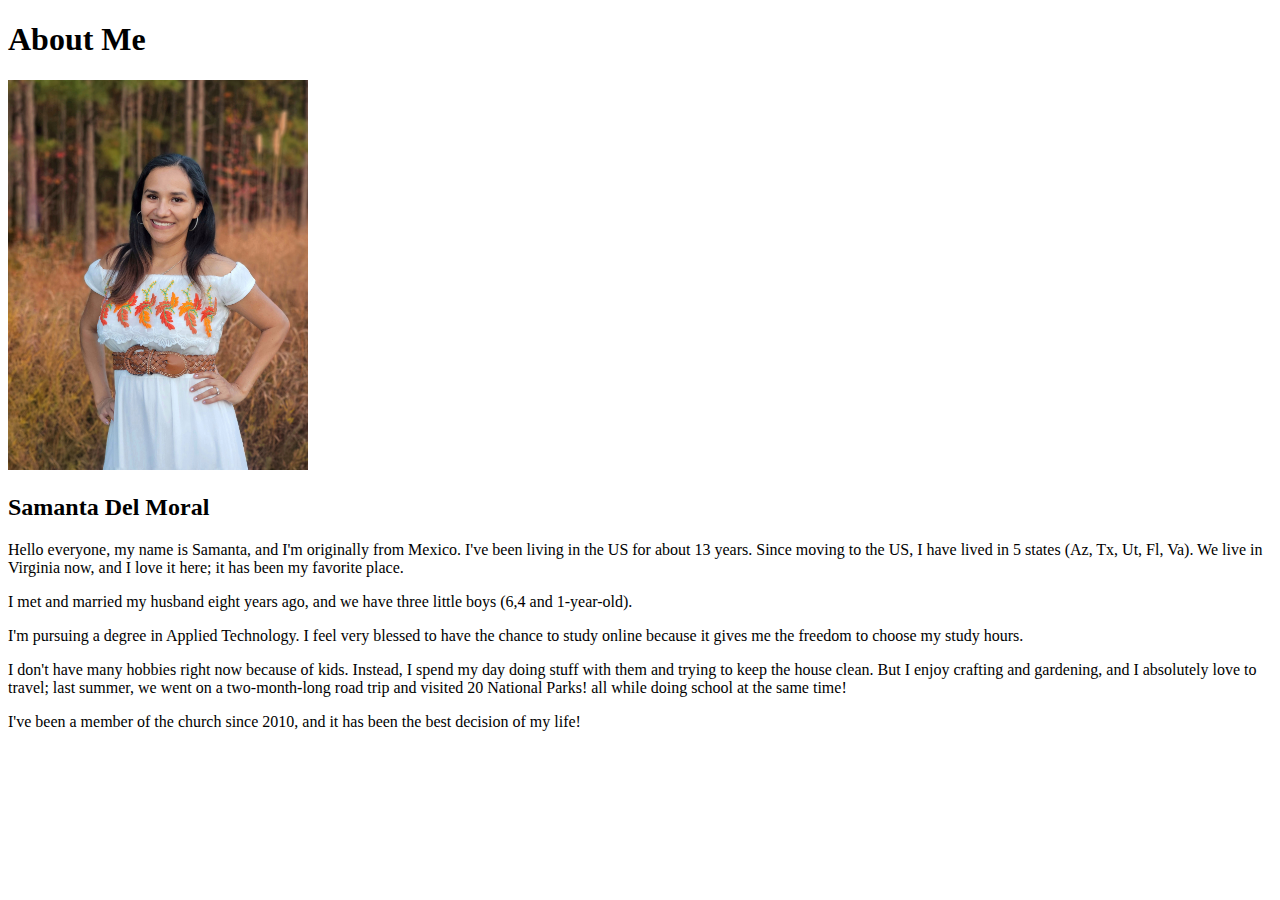
<file: aboutme/index.html>
<!DOCTYPE html>
<html lang="en">
<head>
    <meta charset="UTF-8">
    <meta http-equiv="X-UA-Compatible" content="IE=edge">
    <meta name="viewport" content="width=device-width, initial-scale=1.0">
    <title>Document</title>
</head>
<body>
    <h1>About Me</h1>
    <img alt="picture of me" src="images/samanta.jpeg" width="300" height="390" >
    <h2>Samanta Del Moral</h2>
    <p>Hello everyone, my name is Samanta, and I'm originally from Mexico. I've been living in the US for about 13 years. Since moving to the US, I have lived in 5 states (Az, Tx, Ut, Fl, Va). We live in Virginia now, and I love it here; it has been my favorite place. </p>
        <p>I met and married my husband eight years ago, and we have three little boys (6,4 and 1-year-old).</p>
       <p> I'm pursuing a degree in Applied Technology. I feel very blessed to have the chance to study online because it gives me the freedom to choose my study hours.  </p>
      <p>  I don't have many hobbies right now because of kids. Instead, I spend my day doing stuff with them and trying to keep the house clean. But I enjoy crafting and gardening, and I absolutely love to travel; last summer, we went on a two-month-long road trip and visited 20 National Parks! all while doing school at the same time!</p> 
       <p> I've been a member of the church since 2010, and it has been the best decision of my life! </p>
       
</body>
</html>
</file>
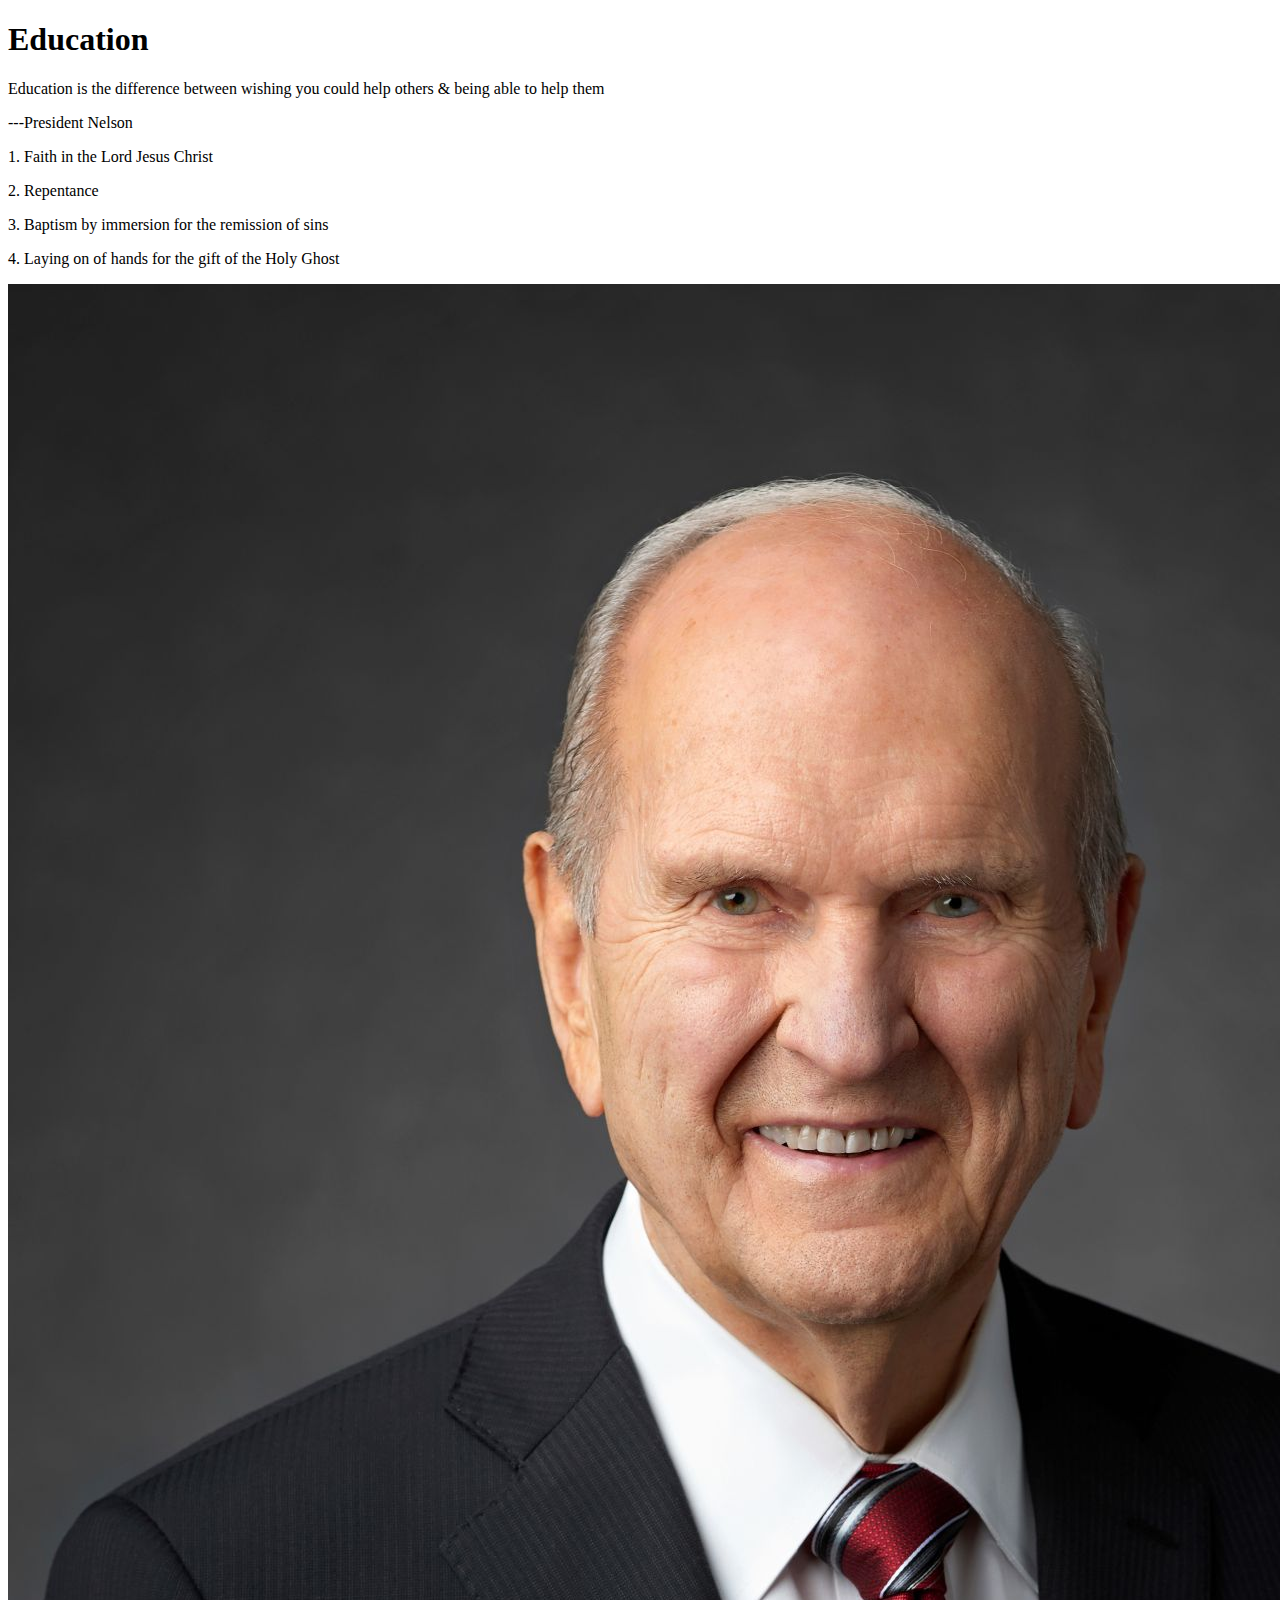
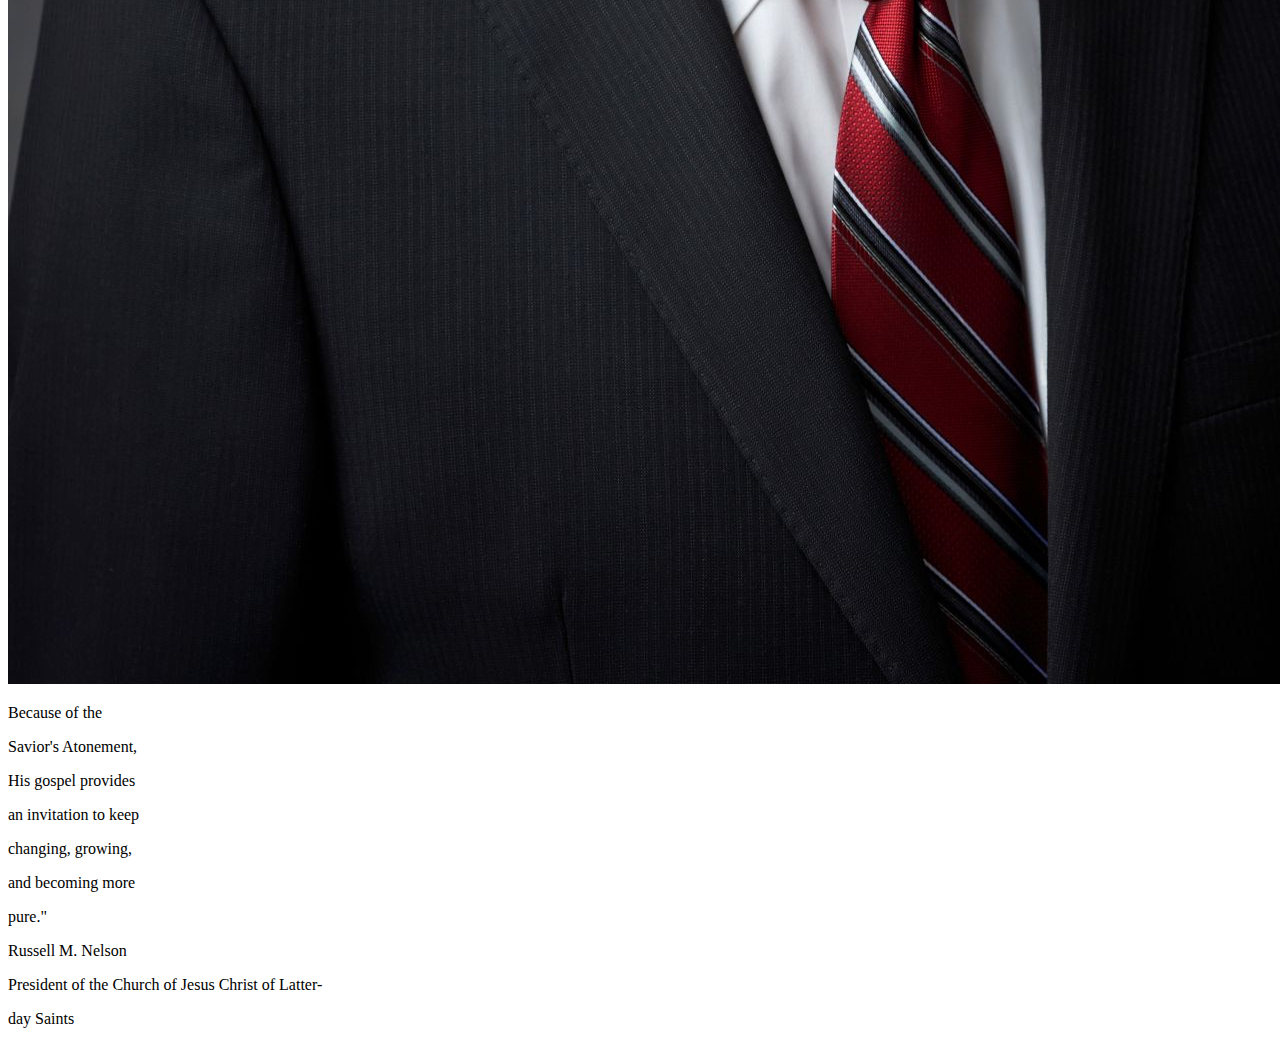
<file: challenge/index.html>
<!DOCTYPE html>
<html lang="en">
<head>
    <meta charset="UTF-8">
    <meta http-equiv="X-UA-Compatible" content="IE=edge">
    <meta name="viewport" content="width=device-width, initial-scale=1.0">
    <title>Document</title>
</head>
<body>
    <header>
        <h1>Education</h1>
    </header>
        
        <p>Education is the difference between wishing you could help others & being able to help them</p>
        <p>---President Nelson</p>

        <p>1. Faith in the Lord Jesus Christ </p>

        <p>2. Repentance</p>
            
        <p>3. Baptism by immersion for the remission of sins</p>
            
        <p>4. Laying on of hands for the gift of the Holy Ghost</p>
    <section class="prophet">
        <img class="prophet" src="images/russell_nelson_official_portrait_2018.jpeg" alt="Russel M. Nelson">
    </section>

        <p>Because of the</p>
        <p>Savior's Atonement,</p>
        <p>His gospel provides</p>
        <p>an invitation to keep</p>
        <p>changing, growing,</p>
        <p>and becoming more</p>
        <p>pure."</p>

        <p>Russell M. Nelson</p>
        <p>President of the Church of Jesus Christ of Latter-</p>
        <p>day Saints</p>
    </header>
</body>
</html>
</file>
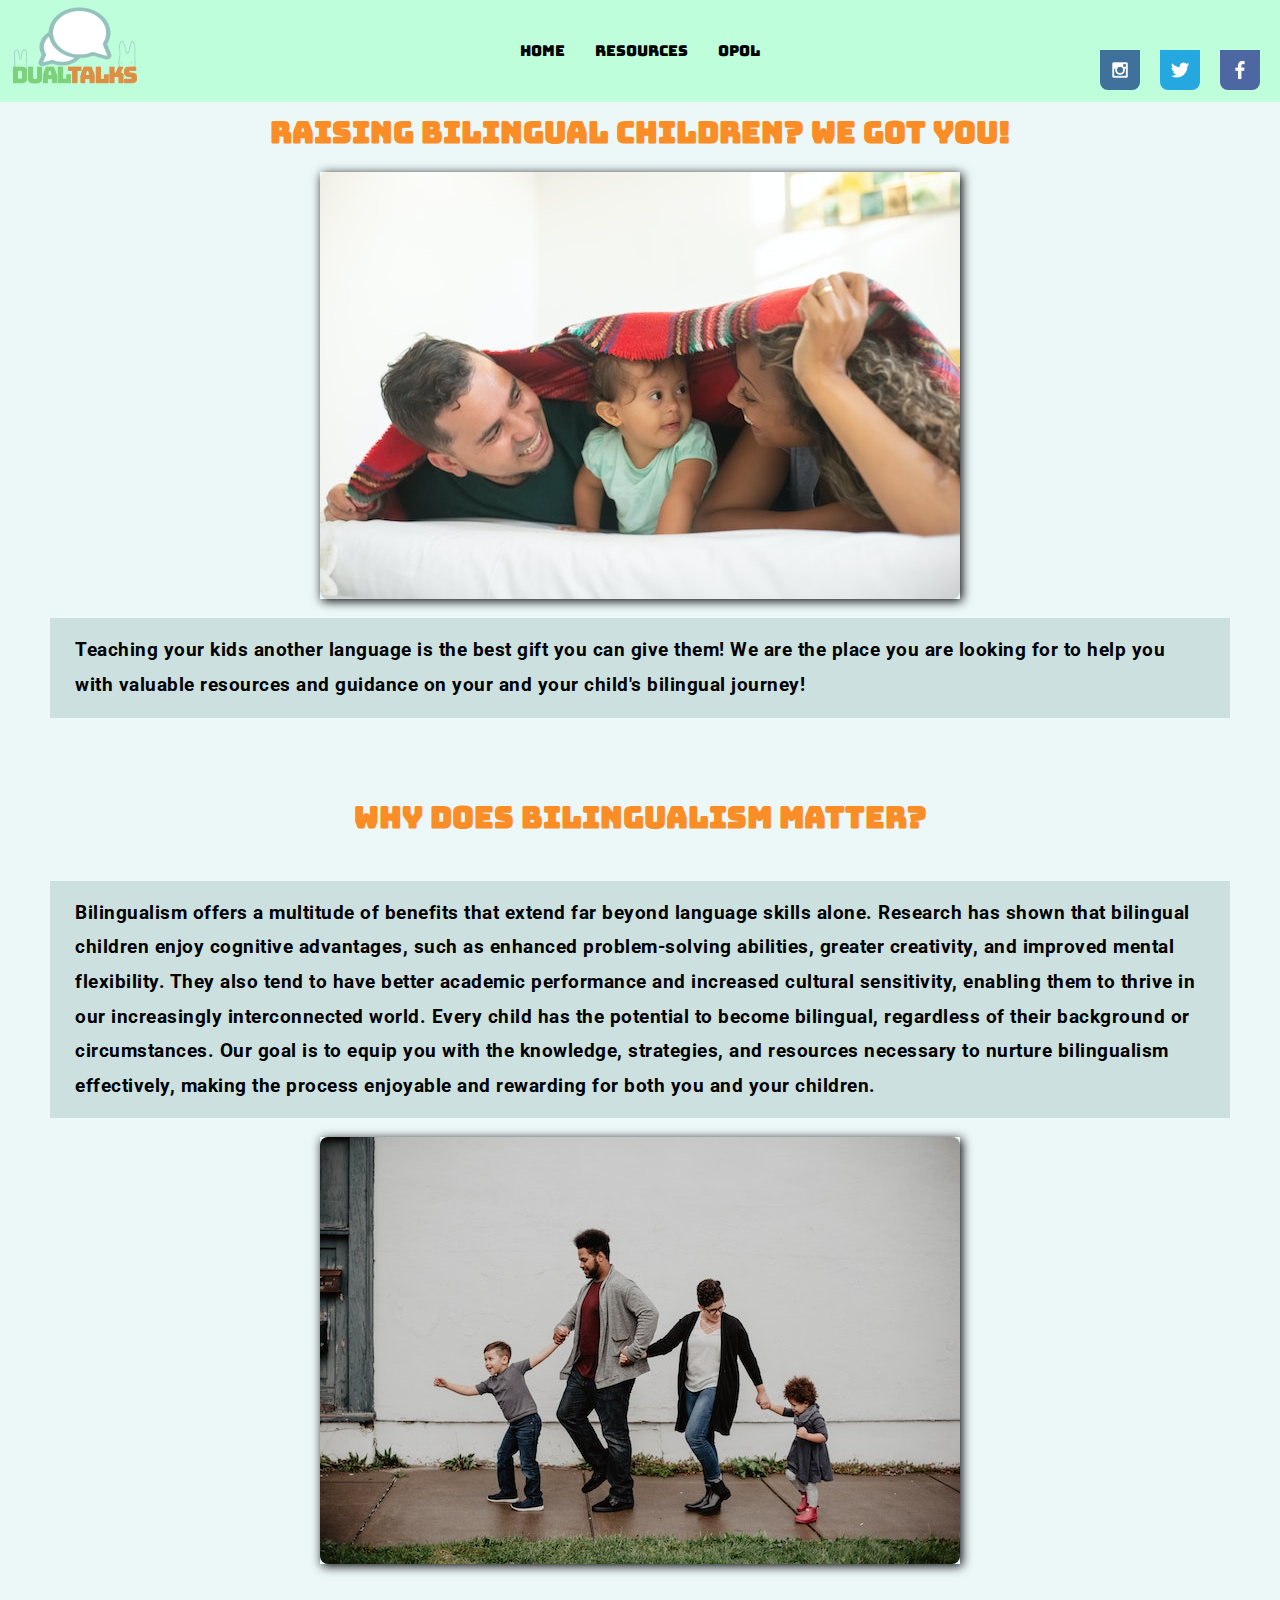
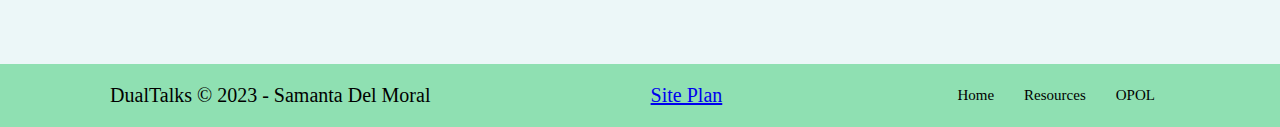
<file: opol/index.html>
<!DOCTYPE html>
<html lang="en">
<head>
    <meta charset="UTF-8">
    <meta name="viewport" content="width=device-width, initial-scale=1.0">
    <title>DualTalks | Home</title>
    <link rel="stylesheet" href="styles/style.css">
</head>
<body>
    <div id="content">
        <header>
            <a id="logo_link" href="index.html">
                <img class="logo" src="images/dualtalkslogo.png" alt="DualTalks Logo">
            </a>
            <nav>
                <a href="index.html">Home</a>
                <a href="resources.html">Resources</a>
                <a href="opol.html">OPOL</a>
            </nav>
            <div class="social">
                <a href="https://facebook.com" target="_blank">
                    <img src="images/facebook.png" alt="fb icon">
                </a>
                <a href="https://twitter.com" target="_blank">
                    <img src="images/twitter.png" alt="twitter icon">
                </a>
                <a href="https://instagram.com" target="_blank">
                    <img src="images/instagram.png" alt="instagram icon">
                </a>
            </div>
        </header>

    <main class="home-grid">
        <div class="home-photo">
            <img class="family-photo" src="images/famunderblanket.jpg" alt="family under blancket">
        </div>
        <section class="title">
            <h1>Raising Bilingual Children? We got you!</h1>
        </section> 
        <div class="msg">   
            <p><b>Teaching your kids another language is the best gift you can give them! We are the place you are looking for to help you with valuable resources and guidance on your and your child's bilingual journey!</b> </p>
        </div>    
        <section class="title2">    
            <h2>Why does Bilingualism matter?</h2>
        </section> 
        <div class="msg2">   
            <p><b>Bilingualism offers a multitude of benefits that extend far beyond language skills alone. Research has shown that bilingual children enjoy cognitive advantages, such as enhanced problem-solving abilities, greater creativity, and improved mental flexibility. They also tend to have better academic performance and increased cultural sensitivity, enabling them to thrive in our increasingly interconnected world.
            Every child has the potential to become bilingual, regardless of their background or circumstances. Our goal is to equip you with the knowledge, strategies, and resources necessary to nurture bilingualism effectively, making the process enjoyable and rewarding for both you and your children.</b></p>
            </div>
        <div class="home-photo2">
            <img class="family-photo" src="images/family.jpg" alt="family">
        </div>
    </main>


        <footer>
            <p>DualTalks &copy; 2023 - Samanta Del Moral</p>
            <p><a href="site-plan.html">Site Plan</a></p>
            <nav>
                <a href="index.html">Home</a>
                <a href="resources.html">Resources</a>
                <a href="opol.html">OPOL</a>
            </nav>  
        </footer> 

    </div>
</body>
</html>
</file>
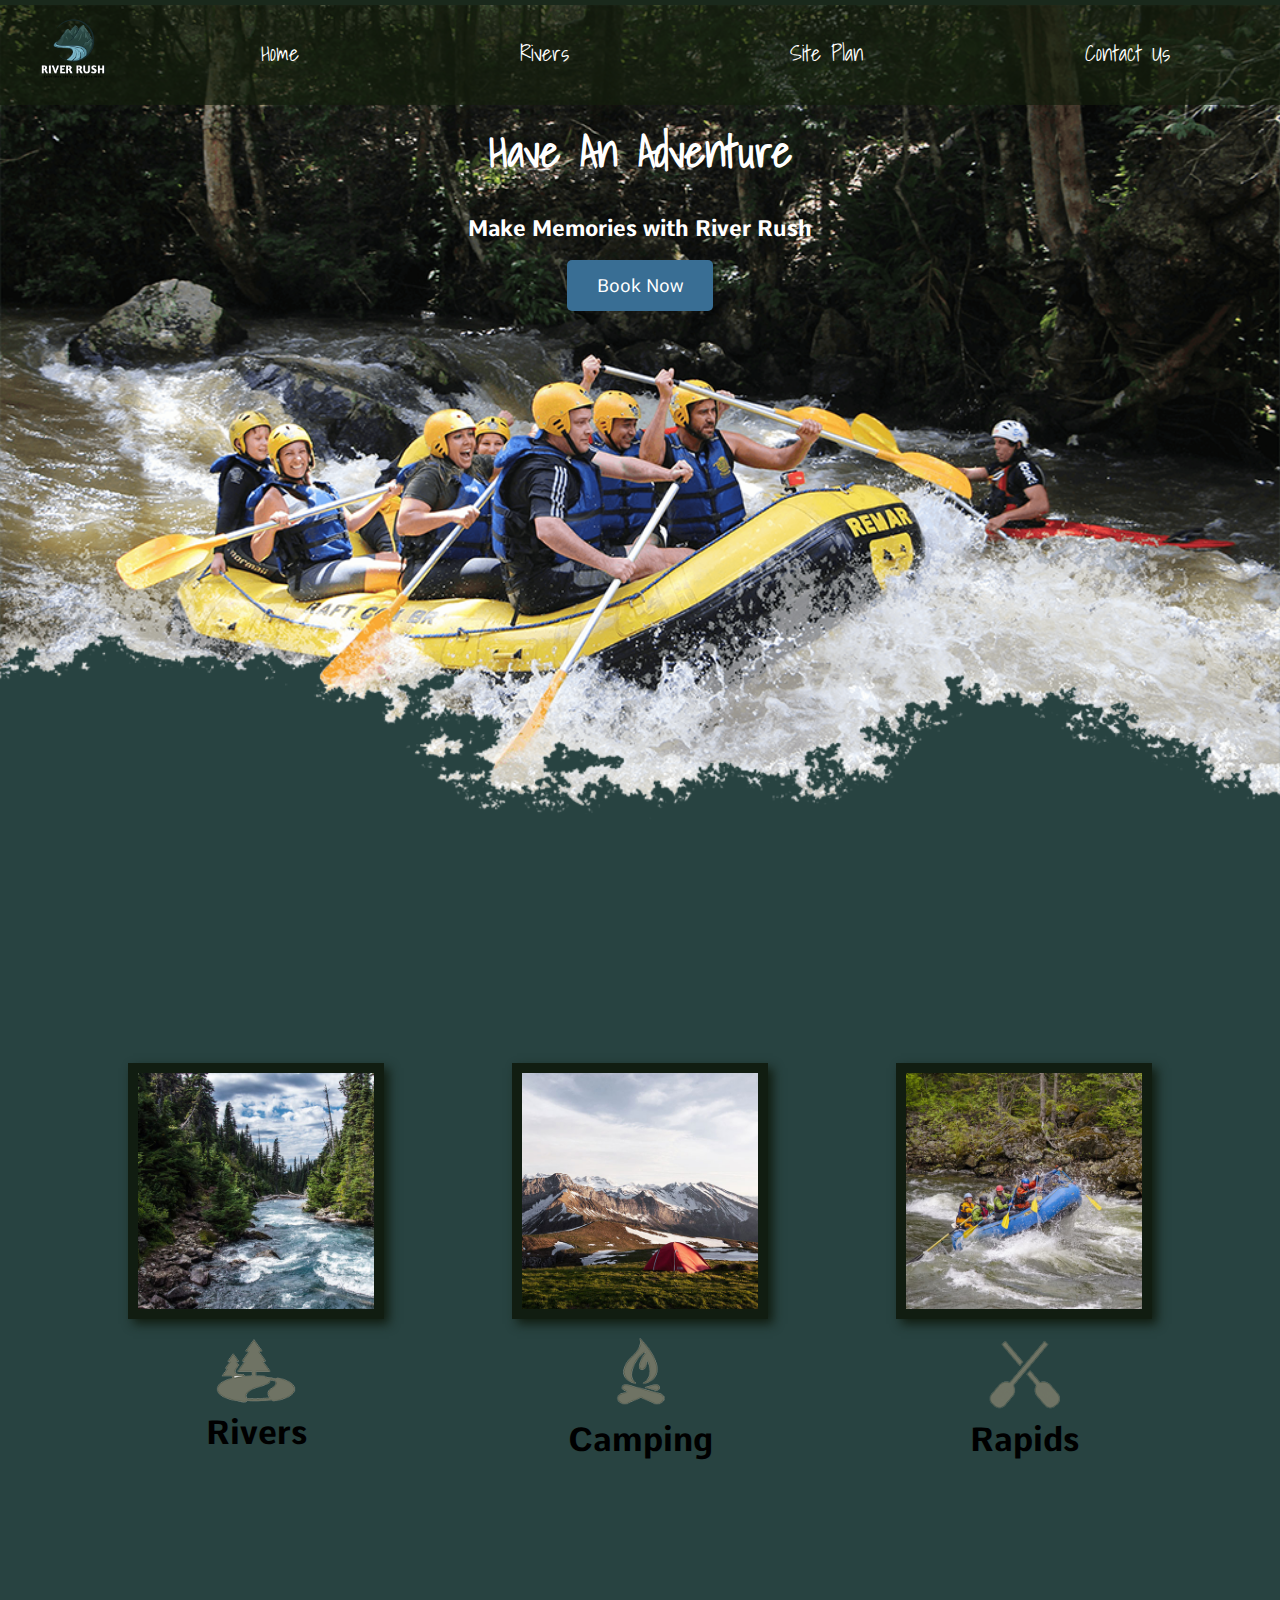
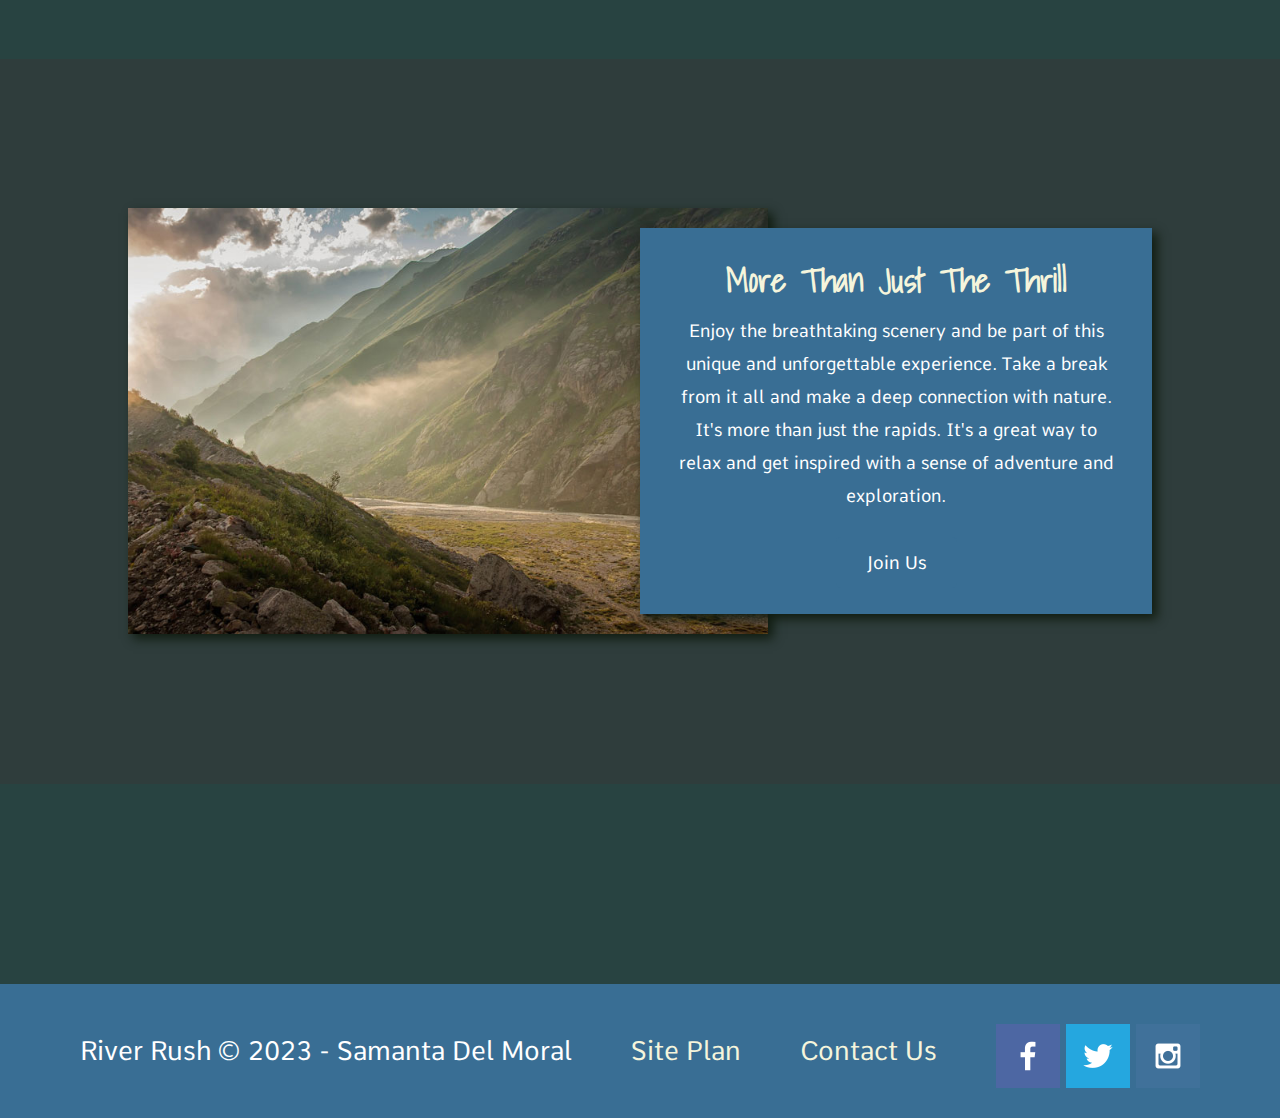
<file: wwr/index.html>
<!DOCTYPE html>
<html lang="en">
<head>
    <meta charset="UTF-8">
    <meta http-equiv="X-UA-Compatible" content="IE=edge">
    <meta name="viewport" content="width=device-width, initial-scale=1.0">
    <title>Whitewater Rafting | River Rush | Home</title>
    <link rel="stylesheet" href="styles/style.css">
</head>
<body>
    <div id="content">
        <header>
             <a id="logo_link" href="index.html">
                 <img class="logo" src="images/riverrushlogopng.png" alt="River Rush Logo">
             </a>
             <nav>
                <a href="index.html">Home</a>
                <a href="rivers.html">Rivers</a>
                <a href="site-plan-rafting.html">Site Plan</a>
                <a href="contactus.html">Contact Us</a>
             </nav>
                 
        </header>
    <div id="hero">
        <div id="hero-box">
            <img id="hero-img" src="images/hero.png" alt="People enjoying white water rafting">        
        </div>
        <section id="hero-msg">
            <h1 class="home-title">Have An Adventure</h1>
            <h4>Make Memories with River Rush</h4>
            <div class="button-box">
                <a class="book" href="contactus.html">Book Now</a>
            </div>
        </section>
    </div>
    <main class="home-grid">
        <section class="rivers-card">
            <img class="card-img" src="images/rivers.jpg" alt="river in forest">
            <img class="icon" src="images/river_icon.png" alt="river icon">
            <h2>Rivers</h2>

        </section>
        <section class="camping-card">
            <img class="card-img" src="images/camping.jpg" alt="tent in mountains">
            <img class="icon" src="images/fire_icon.png" alt="fire icon">
            <h2>Camping</h2>
        </section>
        <section class="rapids-card">
            <img class="card-img" src="images/rapids.jpg" alt="rafting boat">
            <img class="icon" src="images/oars.png" alt="oars icon">
            <h2>Rapids</h2>
        </section>
        <div id="background"></div>
        <img class="mountains" src="images/mountains.jpg" alt="Misty mountains">
        <section class="msg">
            <h2>More Than Just The Thrill</h2>
            <p>Enjoy the breathtaking scenery and be part of this unique and unforgettable experience. Take a break from it all and make a deep connection with nature. It's more than just the rapids. It's a great way to relax and get inspired with a sense of adventure and exploration.</p>
            <a class="join" href="rivers.html">Join Us</a>
        </section>
    </main>
        <footer>
            <p>River Rush &copy; 2023 - Samanta Del Moral</p>
            <p><a href="site-plan-rafting.html">Site Plan</a></p>
            <p><a href="contactus.html">Contact Us</a></p>
            <div class="social">
            <a href="https://facebook.com" target="_blank">
                <img src="images/facebook.png" alt="fb icon">
            </a>
            <a href="https://twitter.com" target="_blank">
                <img src="images/twitter.png" alt="twitter icon">
            </a>
            <a href="https://instagram.com" target="_blank">
                <img src="images/instagram.png" alt="instagram icon">
            </a>
        </div>
        </footer>
    </div>

    
</body>
</html>
</file>
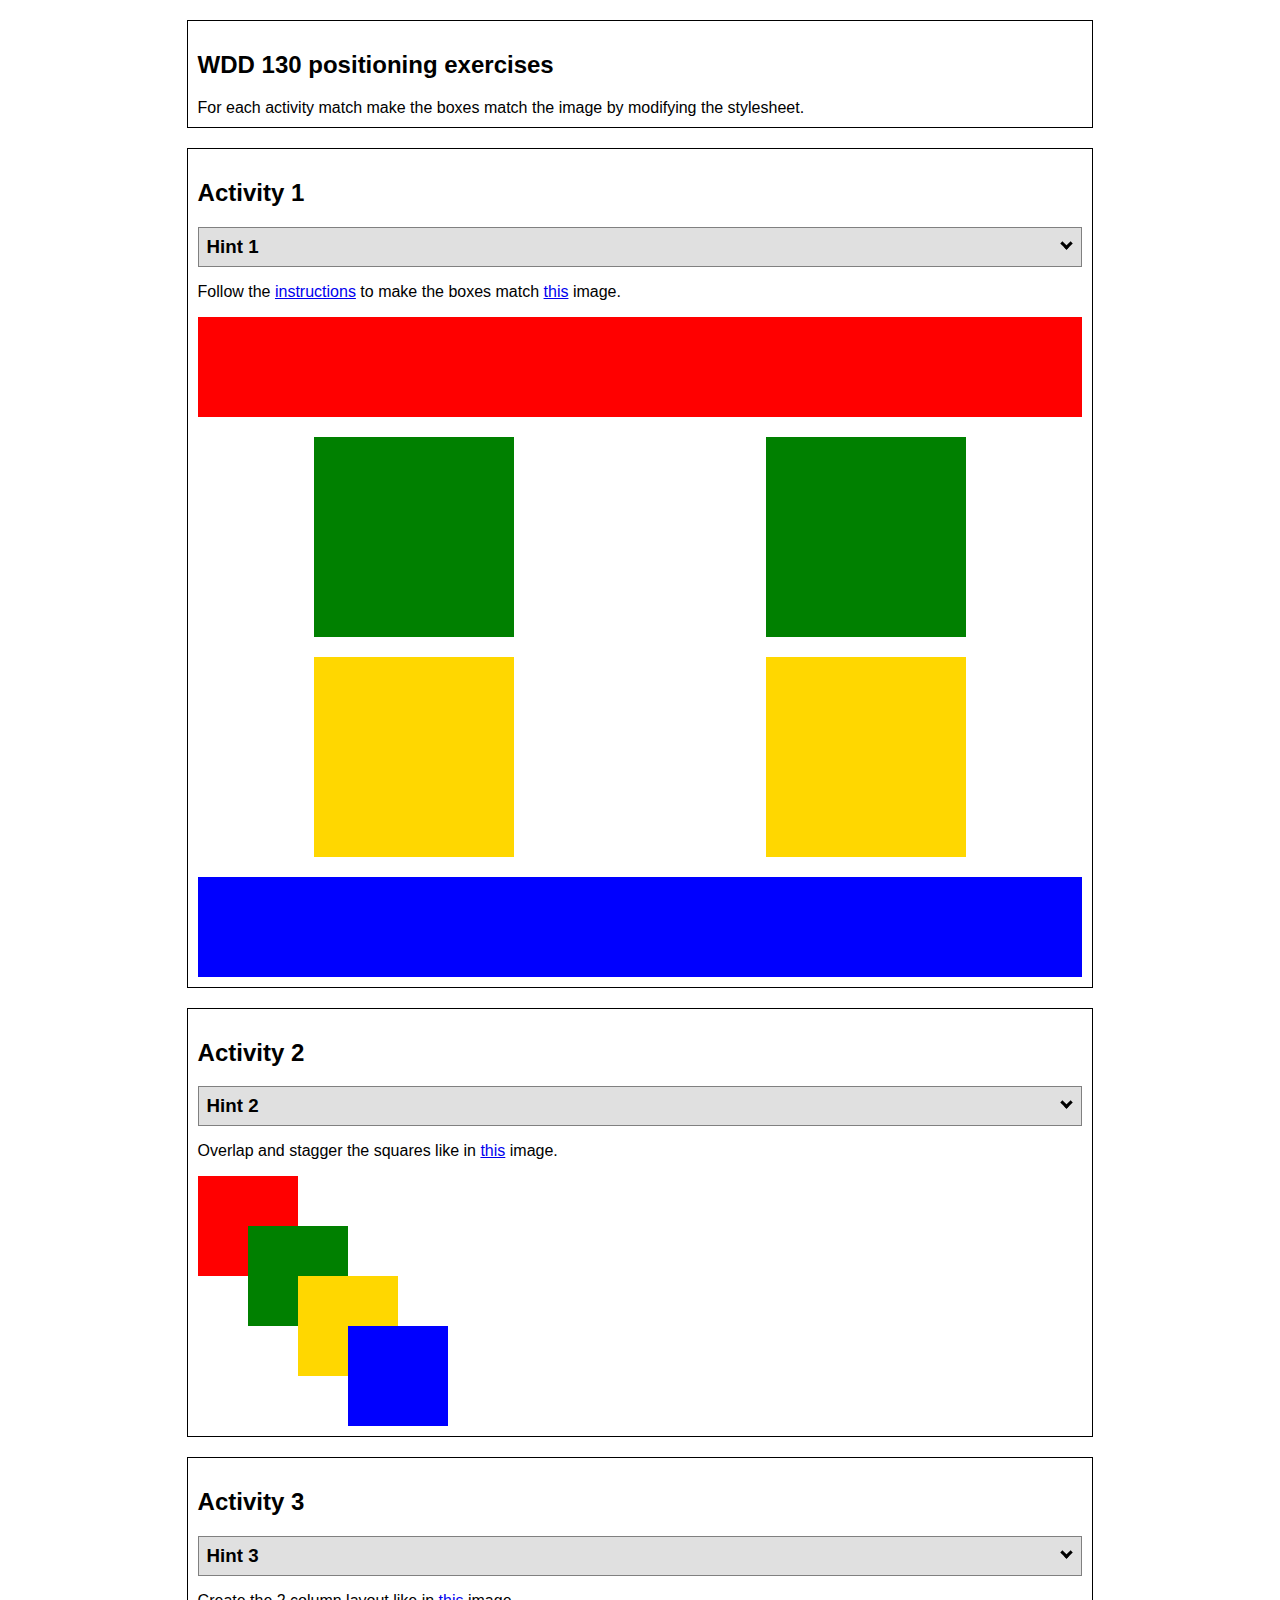
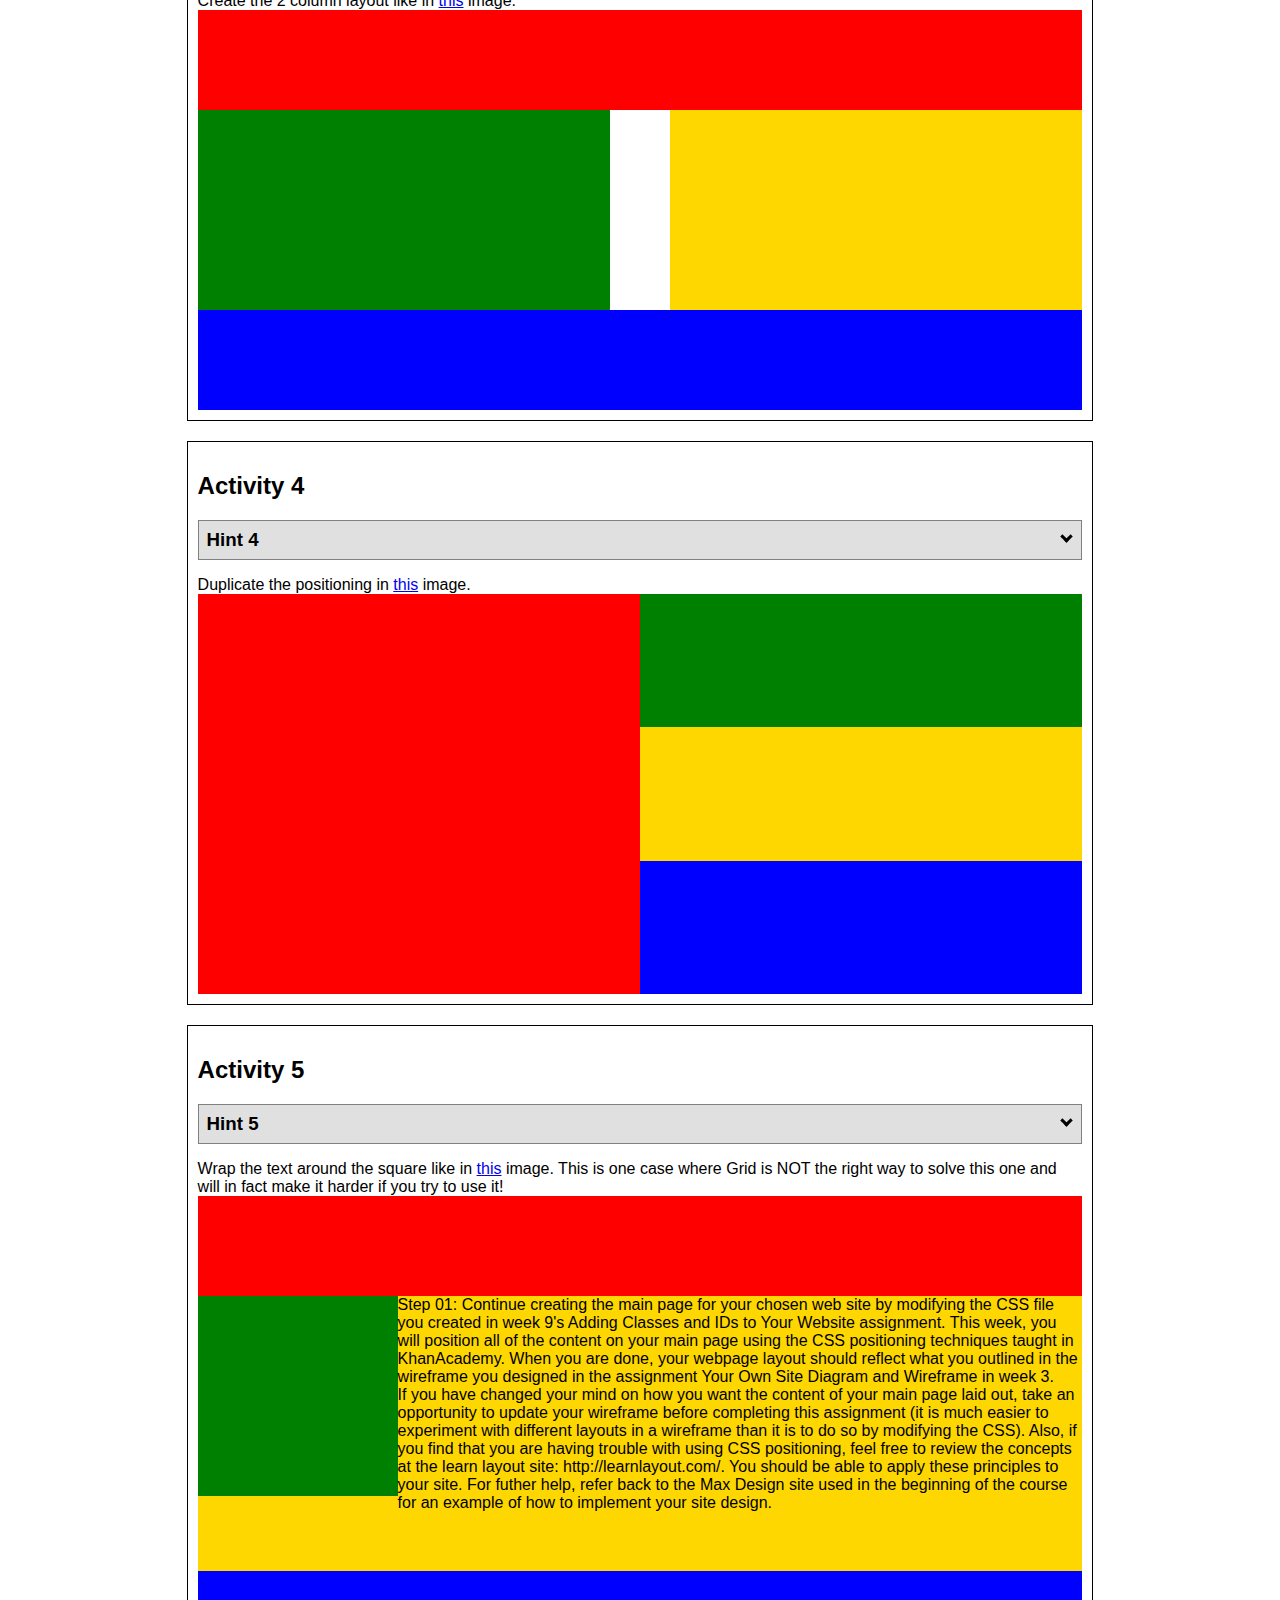
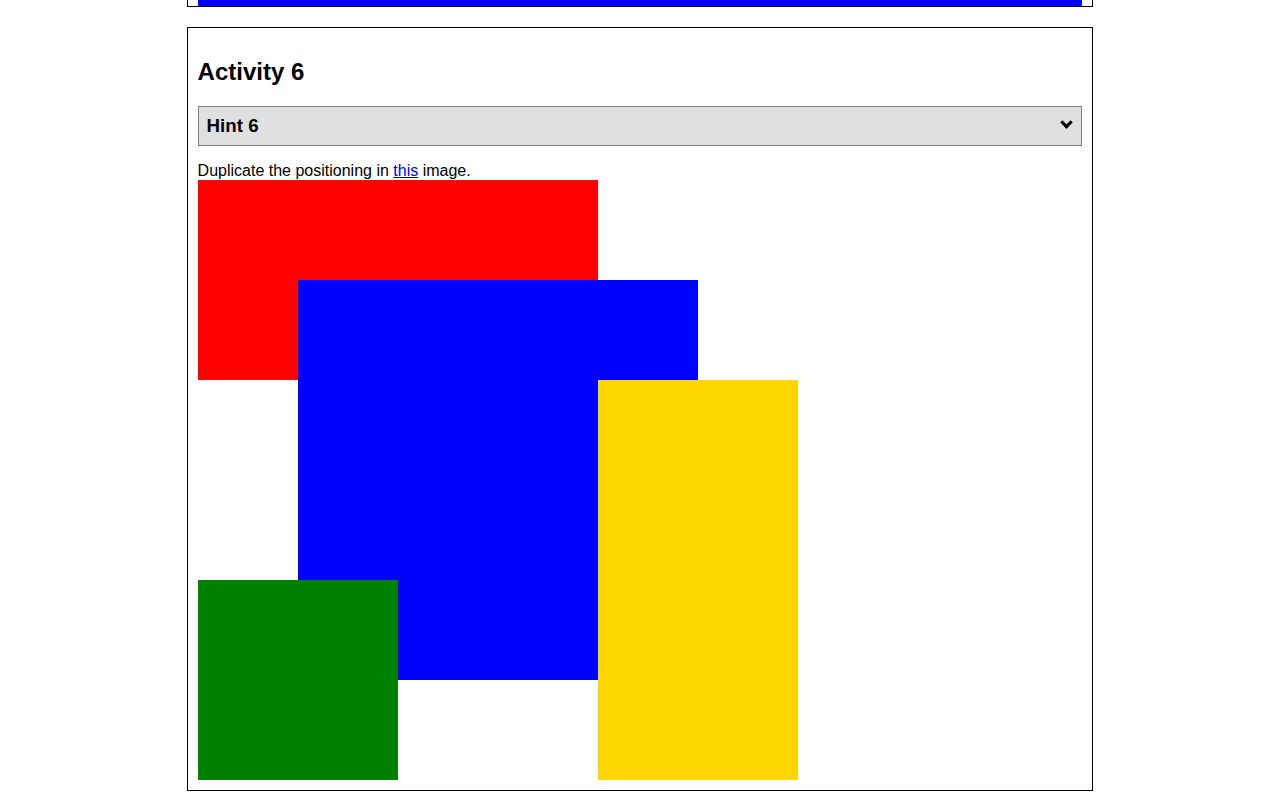
<file: positioning.html>
<!DOCTYPE html>
<html lang="en">
  <head>
    <!-- HTML - Name: positioning.html -->
    <title>Positioning Activity</title>
    <link rel="stylesheet" type="text/css" href="positionstyles.css" />
  </head>
  <body>
    <div class="activity">
      <h2>WDD 130 positioning exercises</h2>
      For each activity match make the boxes match the image by modifying the stylesheet.</div>
    <div class="activity">
      <h2>Activity 1</h2>
      <section class="hint"><input type="checkbox" ><i></i> <h3>Hint 1</h3><div><p>Check out the <a href="https://byui-wdd.github.io/wdd130/activities/w06-css-positioning.html" target="_blank">activity instructions</a> in Ilearn!</p></div></section>
      <p>Follow the <a href="https://byui-wdd.github.io/wdd130/activities/w06-css-positioning.html" target="_blank">instructions</a> to make the boxes match  <a href="https://byui-wdd.github.io/wdd130/images/example1.png" target="_blank">this</a> image.</p>
      <div class="content1" >
        <div class="red1" ></div>
        <div class="green1" ></div>
        <div class="green1" ></div>
        <div class="yellow1"></div>
        <div class="yellow1"></div>
        <div class="blue1"></div>
      </div>
    </div>
    <div class="activity">
      <h2>Activity 2</h2>
      <section class="hint"><input type="checkbox" > <h3>Hint 2</h3><i></i><div>
      <ul>
      <li>grid-template-columns: 50px 50px 50px 50px 50px </li></ul></div></section>
      <p>Overlap and stagger the squares like in <a href="https://byui-wdd.github.io/wdd130/images/example2.png" target="_blank">this</a> image.</p>
      <div class="content2" >
        <div class="red2" ></div>
        <div class="green2" ></div>
        <div class="yellow2"></div>
        <div class="blue2"></div>
      </div>
    </div>
    <div class="activity">
      <h2>Activity 3</h2>
      <section class="hint"><input type="checkbox" > <h3>Hint 3</h3><i></i><div><p>This one is going to be best solved with CSS Grid. Remember to make the boxes the right width first...then start moving them around. </p><h4>Properties used:</h4><ul><li>display:grid;</li><li>grid-template-columns:</li><li>grid-column-gap:</li>
        <li>grid-column:</li>  </ul></div></section>
      Create the 2 column layout like in <a href="https://byui-wdd.github.io/wdd130/images/example3.png" target="_blank">this</a>  image.
      <div class="content3" >
        <div class="red3" ></div>
        <div class="green3" ></div>
        <div class="yellow3"></div>
        <div class="blue3"></div>
      </div>
    </div>
    <div class="activity">
      <h2>Activity 4</h2>
      <section class="hint"><input type="checkbox" > <h3>Hint 4</h3><i></i><div><p>For the others we have been primarily concerned with width. For this one you will need to adjust height as well. </p><h4>Properties used:</h4><ul><li>display:grid;</li><li>grid-template-columns:</li><li>grid-row:</li></ul></div></section>
      Duplicate the positioning in <a href="https://byui-wdd.github.io/wdd130/images/example4.png" target="_blank">this</a> image. 
      <div class="content4" >
        <div class="red4" ></div>
        <div class="green4" ></div>
        <div class="yellow4"></div>
        <div class="blue4"></div>
      </div>
    </div>

    <div class="activity">
      <h2>Activity 5</h2>
      <section class="hint"><input type="checkbox" > <h3>Hint 5</h3><i></i><div><p>Grid is <strong>not</strong> the right way to do this.  In fact there is only one way to really do that...and that is with float. Remember that we float the thing we want the text to wrap around.  Also remember to start by making all the shapes the right size and shape.</p><h4>Properties used:</h4><ul><li>float: left;</li></ul></div></section>
      Wrap the text around the square like in <a href="https://byui-wdd.github.io/wdd130/images/example5.png" target="_blank">this</a> image. This is one case where Grid is NOT the right way to solve this one and will in fact make it harder if you try to use it!
      <div class="content5" >
        <div class="red5" ></div>
        <div class="green5" ></div>
        <div class="yellow5">Step 01: Continue creating the main page for your chosen web site by modifying the CSS file you created in week 9's Adding Classes and IDs to Your Website assignment. This week, you will position all of the content on your main page using the CSS positioning techniques taught in KhanAcademy. When you are done, your webpage layout should reflect what you outlined in the wireframe you designed in the assignment Your Own Site Diagram and Wireframe in week 3. <br />
          If you have changed your mind on how you want the content of your main page laid out, take an opportunity to update your wireframe before completing this assignment (it is much easier to experiment with different layouts in a wireframe than it is to do so by modifying the CSS). Also, if you find that you are having trouble with using CSS positioning, feel free to review the concepts at the learn layout site: http://learnlayout.com/. You should be able to apply these principles to your site. For futher help, refer back to the Max Design site used in the beginning of the course for an example of how to implement your site design.</div>
        <div class="blue5"></div>
      </div>
    </div>
    <div class="activity">
      <h2>Activity 6</h2>
      <section class="hint"><input type="checkbox" > <h3>Hint 6</h3><i></i><div><p>This one is all about visualizing the grid behind the layout. If you are having a hard time doing that first: all the sizes are even multiples of 100, and second here is another example with the lines drawn: <a href="https://byui-wdd.github.io/wdd130/images/example6-hint.png" target="_blank">example 6 with lines</a>. For this one you will find it easiest if you use px for the column width. You can also use <kbd>z-index</kbd> to control the element layering.    </p><h4>Properties used:</h4><ul><li>display:grid;</li><li>grid-template-columns:</li><li>grid-column:</li><li>grid-row:</li><li><a href="https://www.w3schools.com/cssref/pr_pos_z-index.asp" target="_blank">z-index:</a></li></ul></div></section>
      Duplicate the positioning in <a href="https://byui-wdd.github.io/wdd130/images/example6.png" target="_blank">this</a> image.
      <div class="content6" >
        <div class="red6" ></div>
        <div class="green6" ></div>
        <div class="yellow6"></div>
        <div class="blue6"></div>
      </div>
    </div>
  </body>
</html>
</file>
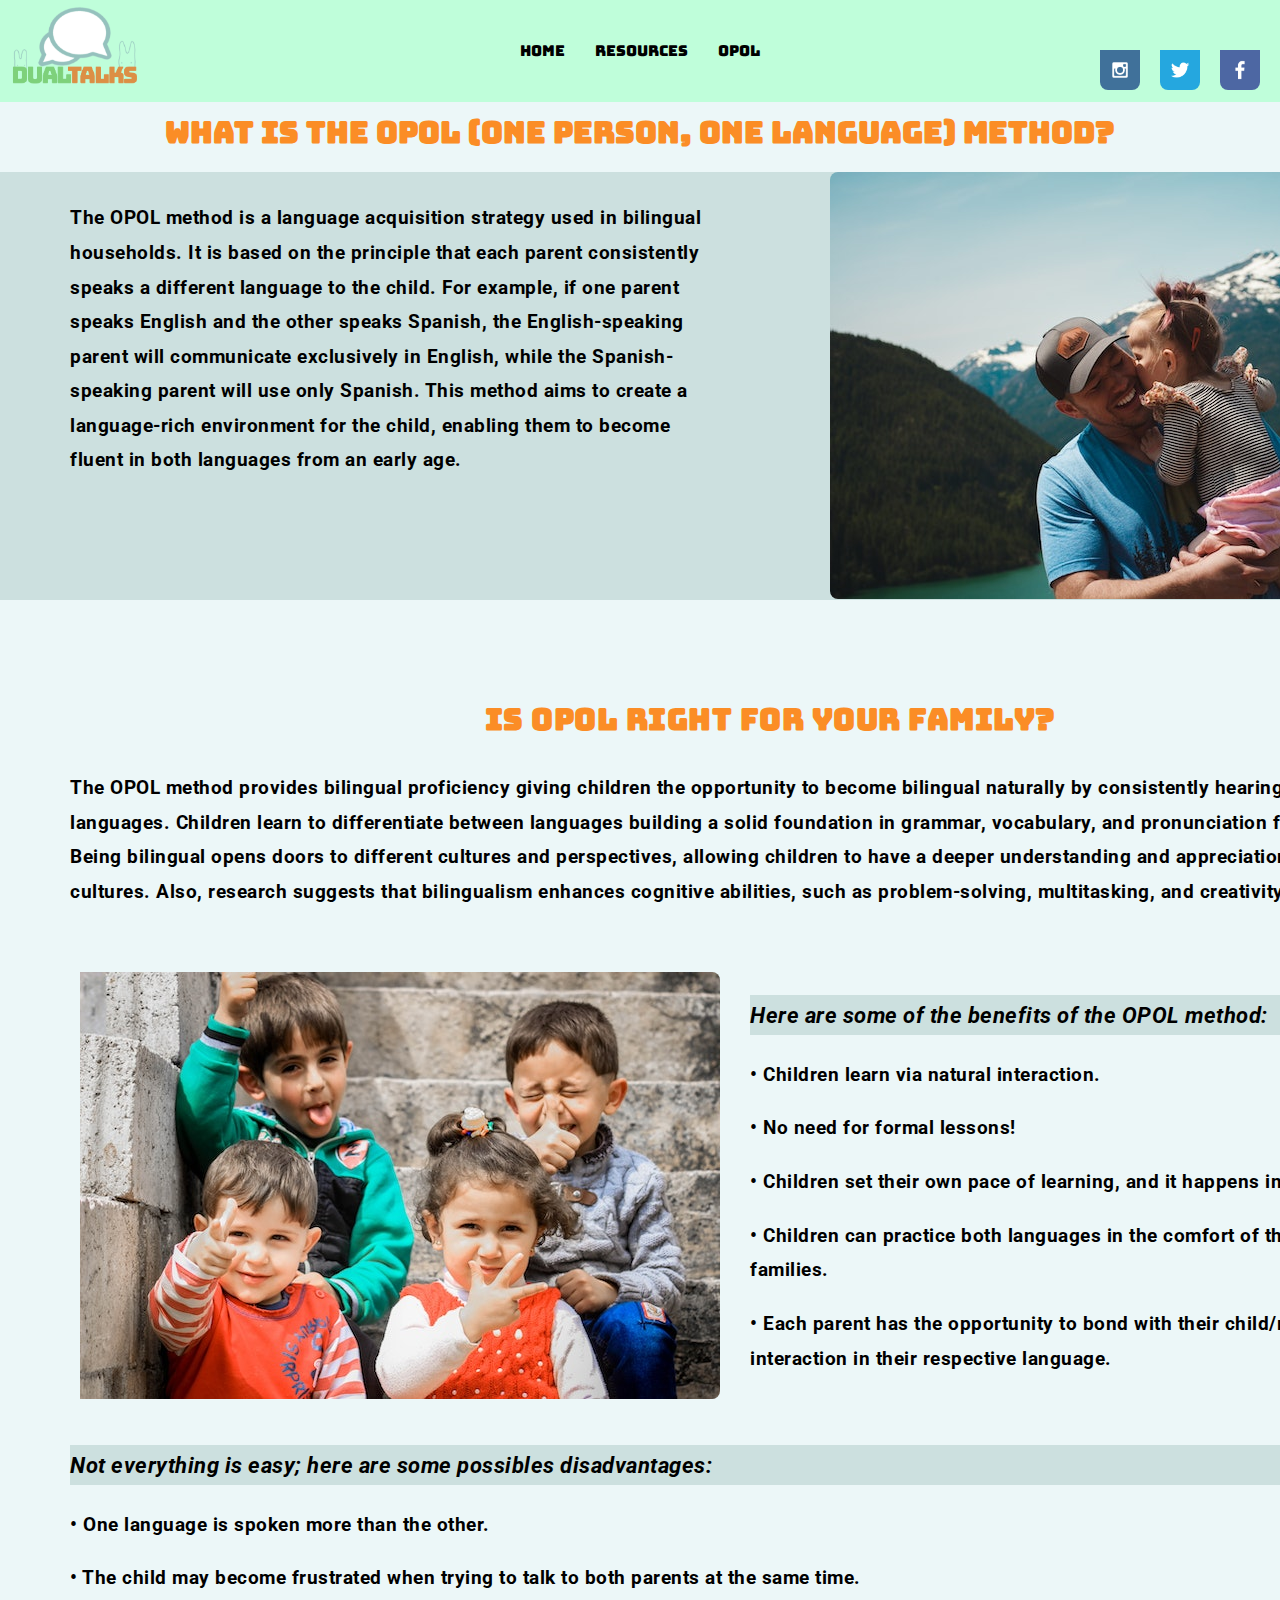
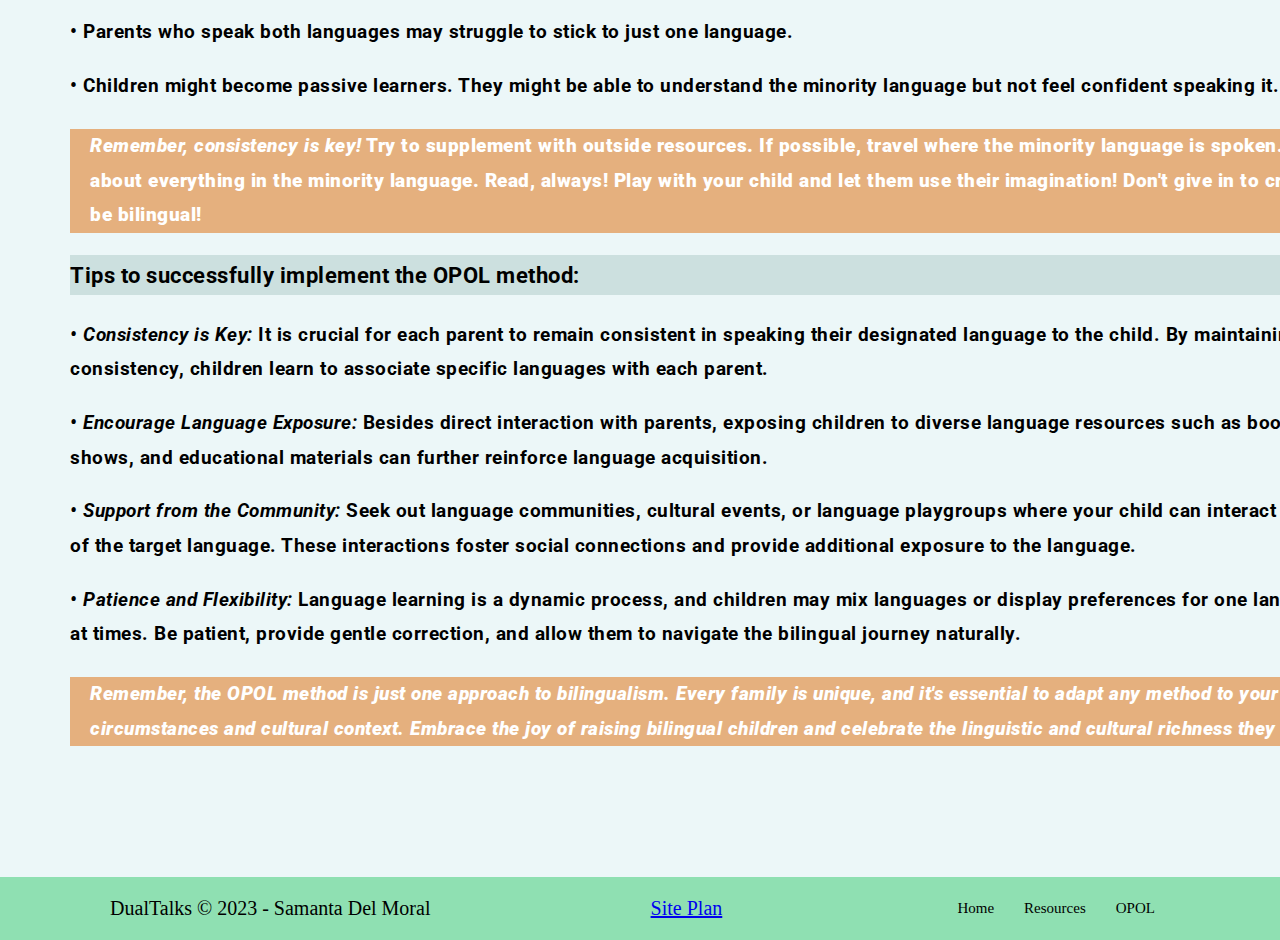
<file: opol/opol.html>
<!DOCTYPE html>
<html lang="en">
<head>
    <meta charset="UTF-8">
    <meta name="viewport" content="width=device-width, initial-scale=1.0">
    <title>DualTalks | OPOL</title>
    <link rel="stylesheet" href="styles/style.css">
</head>
<body>
    <div id="content">
        <header>
            <a id="logo_link" href="index.html">
                <img class="logo" src="images/dualtalkslogo.png" alt="DualTalks Logo">
            </a>
            <nav>
                <a href="index.html">Home</a>
                <a href="resources.html">Resources</a>
                <a href="opol.html">OPOL</a>
            </nav>
            <div class="social">
                <a href="https://facebook.com" target="_blank">
                    <img src="images/facebook.png" alt="fb icon">
                </a>
                <a href="https://twitter.com" target="_blank">
                    <img src="images/twitter.png" alt="twitter icon">
                </a>
                <a href="https://instagram.com" target="_blank">
                    <img src="images/instagram.png" alt="instagram icon">
                </a>
            </div>
        </header>
    
    <h1>What is the OPOL (One Person, One Language) Method?</h1>
    <main class="opol-grid">
        <div id="backgroundopol"></div>

        <div class="opol-msg">   
            <p><b>The OPOL method is a language acquisition strategy used in bilingual households. It is based on the principle that each parent consistently speaks a different language to the child. For example, if one parent speaks English and the other speaks Spanish, the English-speaking parent will communicate exclusively in English, while the Spanish-speaking parent will use only Spanish. This method aims to create a language-rich environment for the child, enabling them to become fluent in both languages from an early age.</b></p>  
        </div>

        <img class="opol-photo" src="images/dadanddaughter.jpg" alt="dad and daughter">

        <section class="opol-msg2">
            <h2>Is OPOL right for your family?</h2>
            <p><b>The OPOL method provides bilingual proficiency giving children the opportunity to become bilingual naturally by consistently hearing and using two languages.  Children learn to differentiate between languages building a solid foundation in grammar, vocabulary, and pronunciation for each language. Being bilingual opens doors to different cultures and perspectives, allowing children to have a deeper understanding and appreciation for multiple cultures. Also, research suggests that bilingualism enhances cognitive abilities, such as problem-solving, multitasking, and creativity!</b></p>
        </section>

        <img class="kids" src="images/children.jpg" alt="children">

        <section class="benefits">  
            <h3><i>Here are some of the benefits of the OPOL method:</i></h3>
            <p><b>• Children learn via natural interaction.</b></p>
            <p><b>• No need for formal lessons!</b></p>
            <p><b>• Children set their own pace of learning, and it happens in a very organic way!</b></p>
            <p><b>• Children can practice both languages in the comfort of their homes with their families.</b></p>
            <p><b>• Each parent has the opportunity to bond with their child/ren through interaction in their respective language.</b></p>
        </section>

        <section class="disadvantages">
            <h3><i>Not everything is easy; here are some possibles disadvantages:</i></h3>
            <p><b>• One language is spoken more than the other.</b></p>
            <p><b>• The child may become frustrated when trying to talk to both parents at the same time.</b></p>
            <p><b>• Parents who speak both languages may struggle to stick to just one language.</b></p>
            <p><b>• Children might become passive learners. They might be able to understand the minority language but not feel confident speaking it.</b></p>

            <h4><b><i>Remember, consistency is key!</i> Try to supplement with outside resources. If possible, travel where the minority language is spoken. Talk to your child about everything in the minority language. Read, always! Play with your child and let them use their imagination! Don't give in to critics! Be proud to be bilingual!</b></h4>
        </section>

        <section class="tips">
            <h3>Tips to successfully implement the OPOL method:</h3>
            <p><b><i>• Consistency is Key:</i> It is crucial for each parent to remain consistent in speaking their designated language to the child. By maintaining linguistic consistency, children learn to associate specific languages with each parent.</b></p>
            <p><b><i>• Encourage Language Exposure:</i> Besides direct interaction with parents, exposing children to diverse language resources such as books, music, TV shows, and educational materials can further reinforce language acquisition.</b></p>   
            <p><b><i>• Support from the Community:</i> Seek out language communities, cultural events, or language playgroups where your child can interact with other speakers of the target language. These interactions foster social connections and provide additional exposure to the language.</b></p>
            <p><b><i>• Patience and Flexibility:</i> Language learning is a dynamic process, and children may mix languages or display preferences for one language over another at times. Be patient, provide gentle correction, and allow them to navigate the bilingual journey naturally.</b></p>
                
            <h4><b><i>Remember, the OPOL method is just one approach to bilingualism. Every family is unique, and it's essential to adapt any method to your specific circumstances and cultural context. Embrace the joy of raising bilingual children and celebrate the linguistic and cultural richness they inherit!</i></b></h4>
        </section>
        

    </main>

        <footer>
            <p>DualTalks &copy; 2023 - Samanta Del Moral</p>
            <p><a href="site-plan.html">Site Plan</a></p>
            <nav>
                <a href="index.html">Home</a>
                <a href="resources.html">Resources</a>
                <a href="opol.html">OPOL</a>
            </nav>  
        </footer> 
    </div>
</body>
</html>
</file>
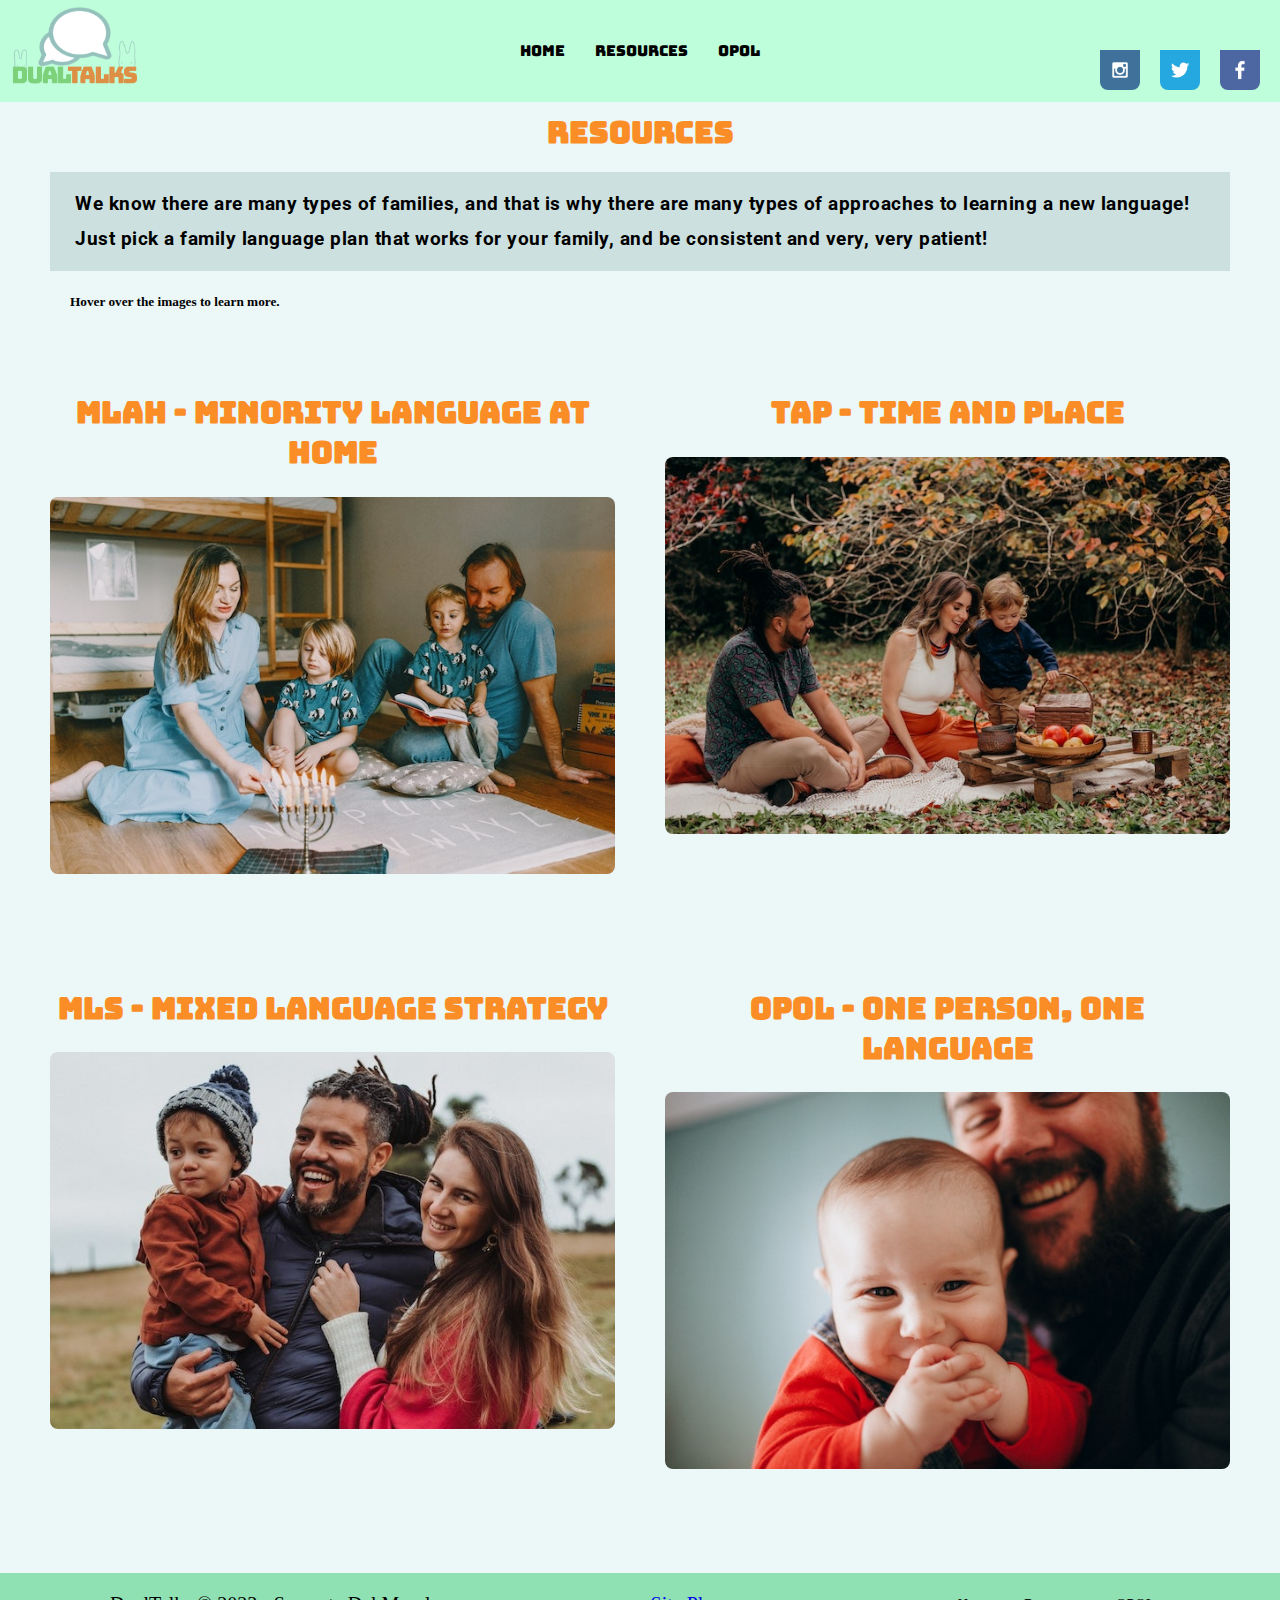
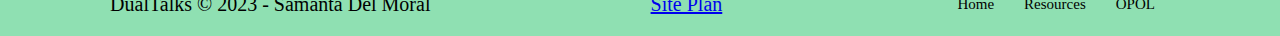
<file: opol/resources.html>
<!DOCTYPE html>
<html lang="en">
<head>
    <meta charset="UTF-8">
    <meta name="viewport" content="width=device-width, initial-scale=1.0">
    <title>DualTalks | Resources</title>
    <link rel="stylesheet" href="styles/style.css">
</head>
<body>
    <div id="content">
        <header>
            <a id="logo_link" href="index.html">
                <img class="logo" src="images/dualtalkslogo.png" alt="DualTalks Logo">
            </a>
            <nav>
                <a href="index.html">Home</a>
                <a href="resources.html">Resources</a>
                <a href="opol.html">OPOL</a>
            </nav>
            <div class="social">
                <a href="https://facebook.com" target="_blank">
                    <img src="images/facebook.png" alt="fb icon">
                </a>
                <a href="https://twitter.com" target="_blank">
                    <img src="images/twitter.png" alt="twitter icon">
                </a>
                <a href="https://instagram.com" target="_blank">
                    <img src="images/instagram.png" alt="instagram icon">
                </a>
            </div>
        </header>
    
        <section class="resources-msg">
            <h1>Resources</h1>
            <p><b>We know there are many types of families, and that is why there are many types of approaches to learning a new language! Just pick a family language plan that works for your family, and be consistent and very, very patient!</b></p>
        </section>
        <h5><b>Hover over the images to learn more.</b></h5>

    <main class="resources-grid">

        <section class="mlha">
            <h2>MLAH - Minority Language At Home</h2>
            <div class="container">
              <img src="images/familyathome.jpg" alt="Family at home" class="image">
              <div class="overlay">
                <div class="text">The Minority Language at Home approach is when parents speak a different language at home than the majority language that is spoken in their community, often in an attempt to maintain a sense of cultural heritage and increase minority language exposure.</div>
              </div>
            </div>
        </section>

        <section class="tap">
            <h2>TAP - Time and Place</h2>
            <div class="container">
              <img src="images/familyatthepark.jpg" alt="Family at the park" class="image">
              <div class="overlay">
                <div class="text">The T&P approach means that parents separate the languages used with the child either by time or by place (or both). Some families have found that frequent swapping between languages is difficult to keep up with and have opted for longer periods for each language.</div>
              </div>  
            </div>
        </section>

        <section class="mls">
            <h2>MLS - Mixed Language Strategy</h2>
            <div class="container">
              <img src="images/familia.jpg" alt="Family" class="image">
              <div class="overlay">
                <div class="text">A mixed-language policy involves using two languages interchangeably. Rather than having one language under one set of circumstances, such as “when talking to Mom” or “at school,” and another language in other circumstances, a mixed language policy uses both languages in all circumstances.</div>
              </div>  
            </div>
        </section>

        <section class="opol">
            <h2>OPOL - One Person, One Language</h2>
            <div class="container">
              <img src="images/dadandbaby.jpg" alt="dad and baby" class="image">
              <div class="overlay">
                <div class="text">The One Person, One Language (OPOL) is a common bilingual parenting approach in which one caretaker speaks to a child in one language, and a second person speaks to a child in another language. For more information on this method, <a href="opol.html">click here.</a></div>
              </div>  
            </div>
        </section>

    </main>


        <footer>
            <p>DualTalks &copy; 2023 - Samanta Del Moral</p>
            <p><a href="site-plan.html">Site Plan</a></p>
            <nav>
                <a href="index.html">Home</a>
                <a href="resources.html">Resources</a>
                <a href="opol.html">OPOL</a>
            </nav>  
        </footer>
    </div>
    

</body>
</html>
</file>
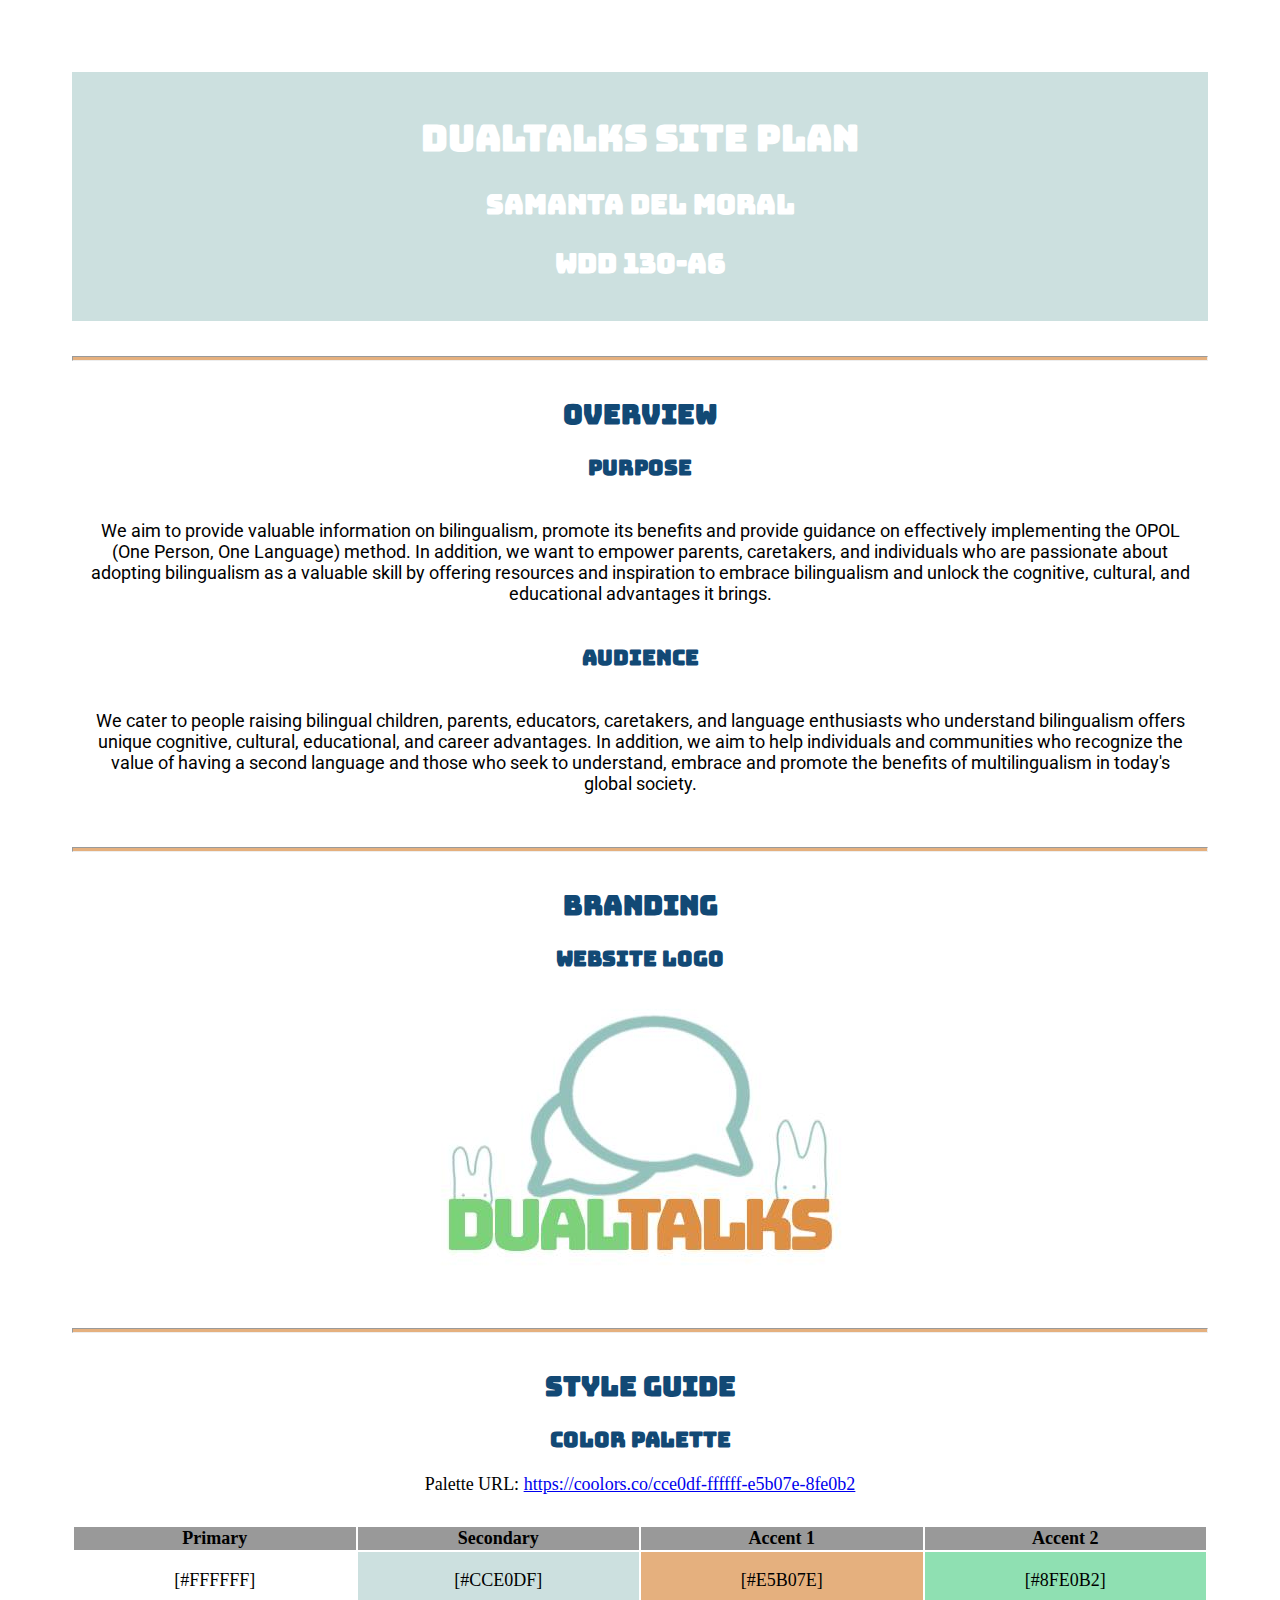
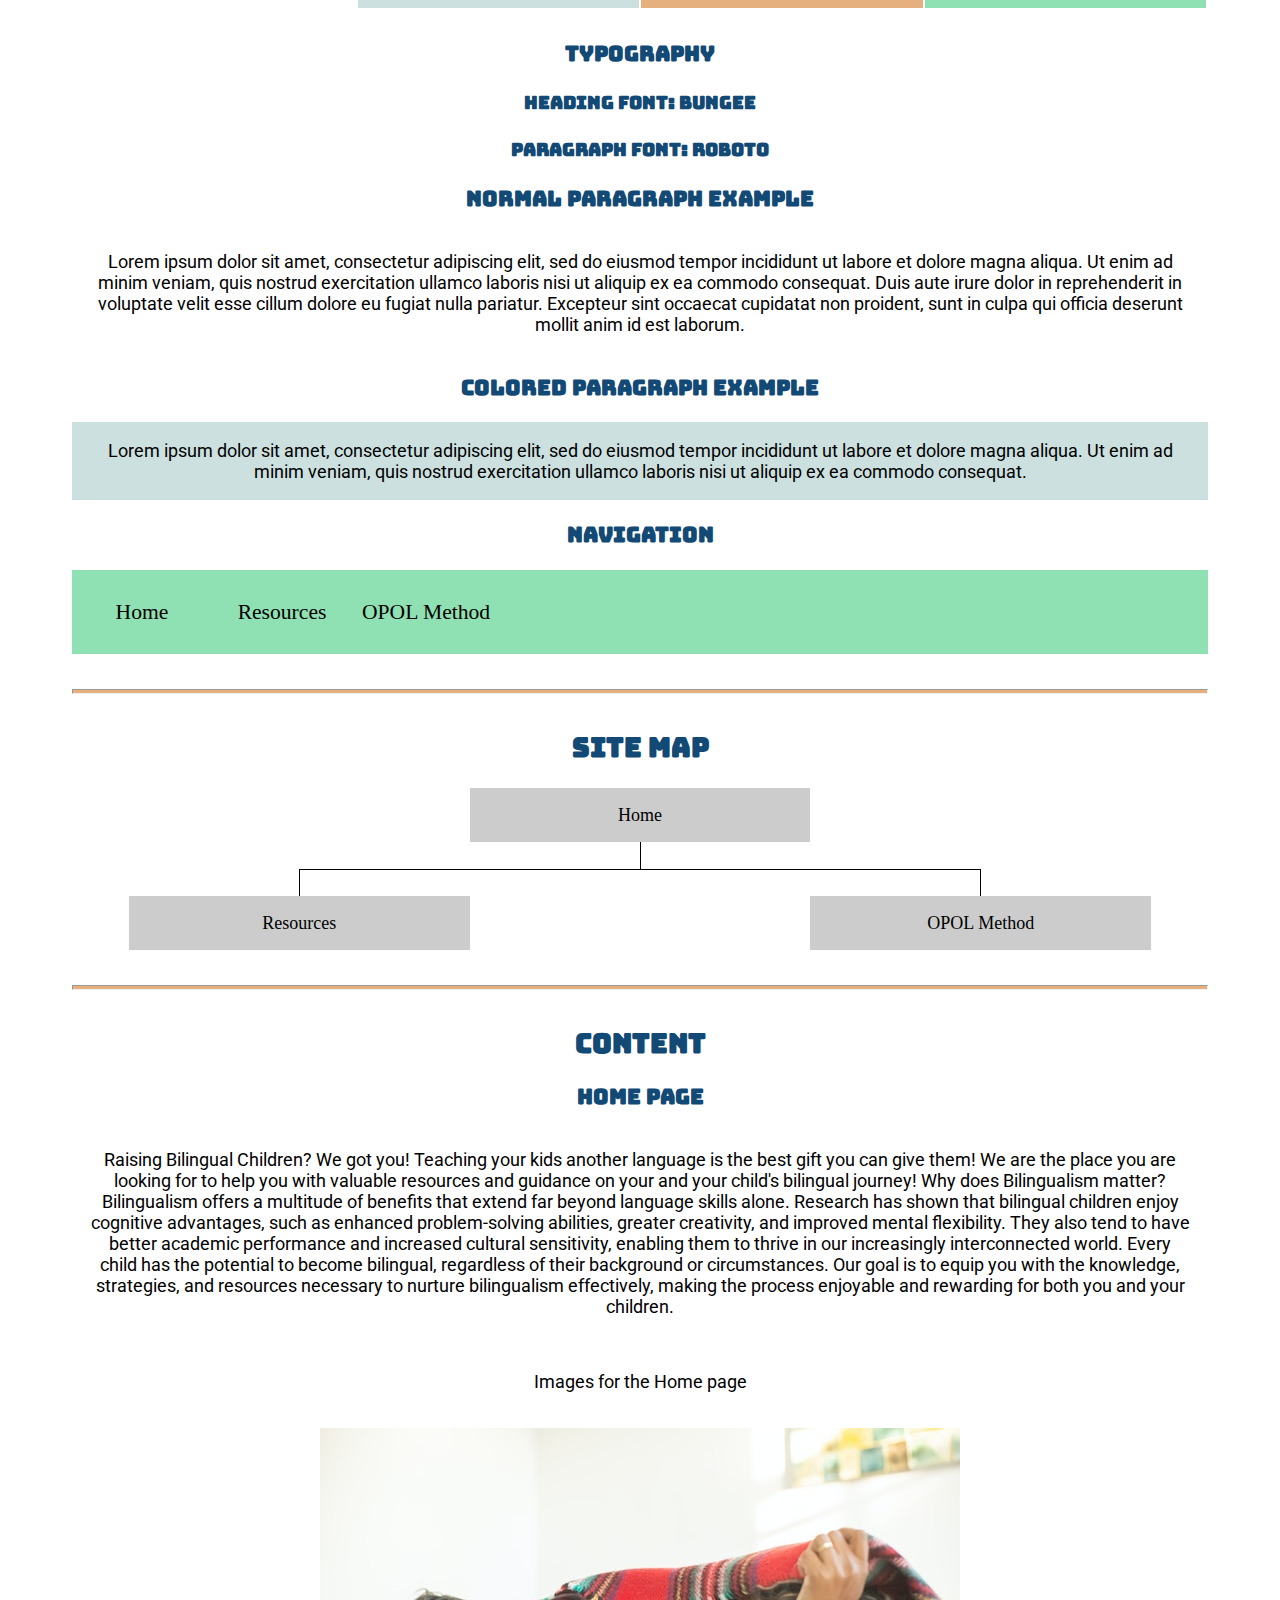
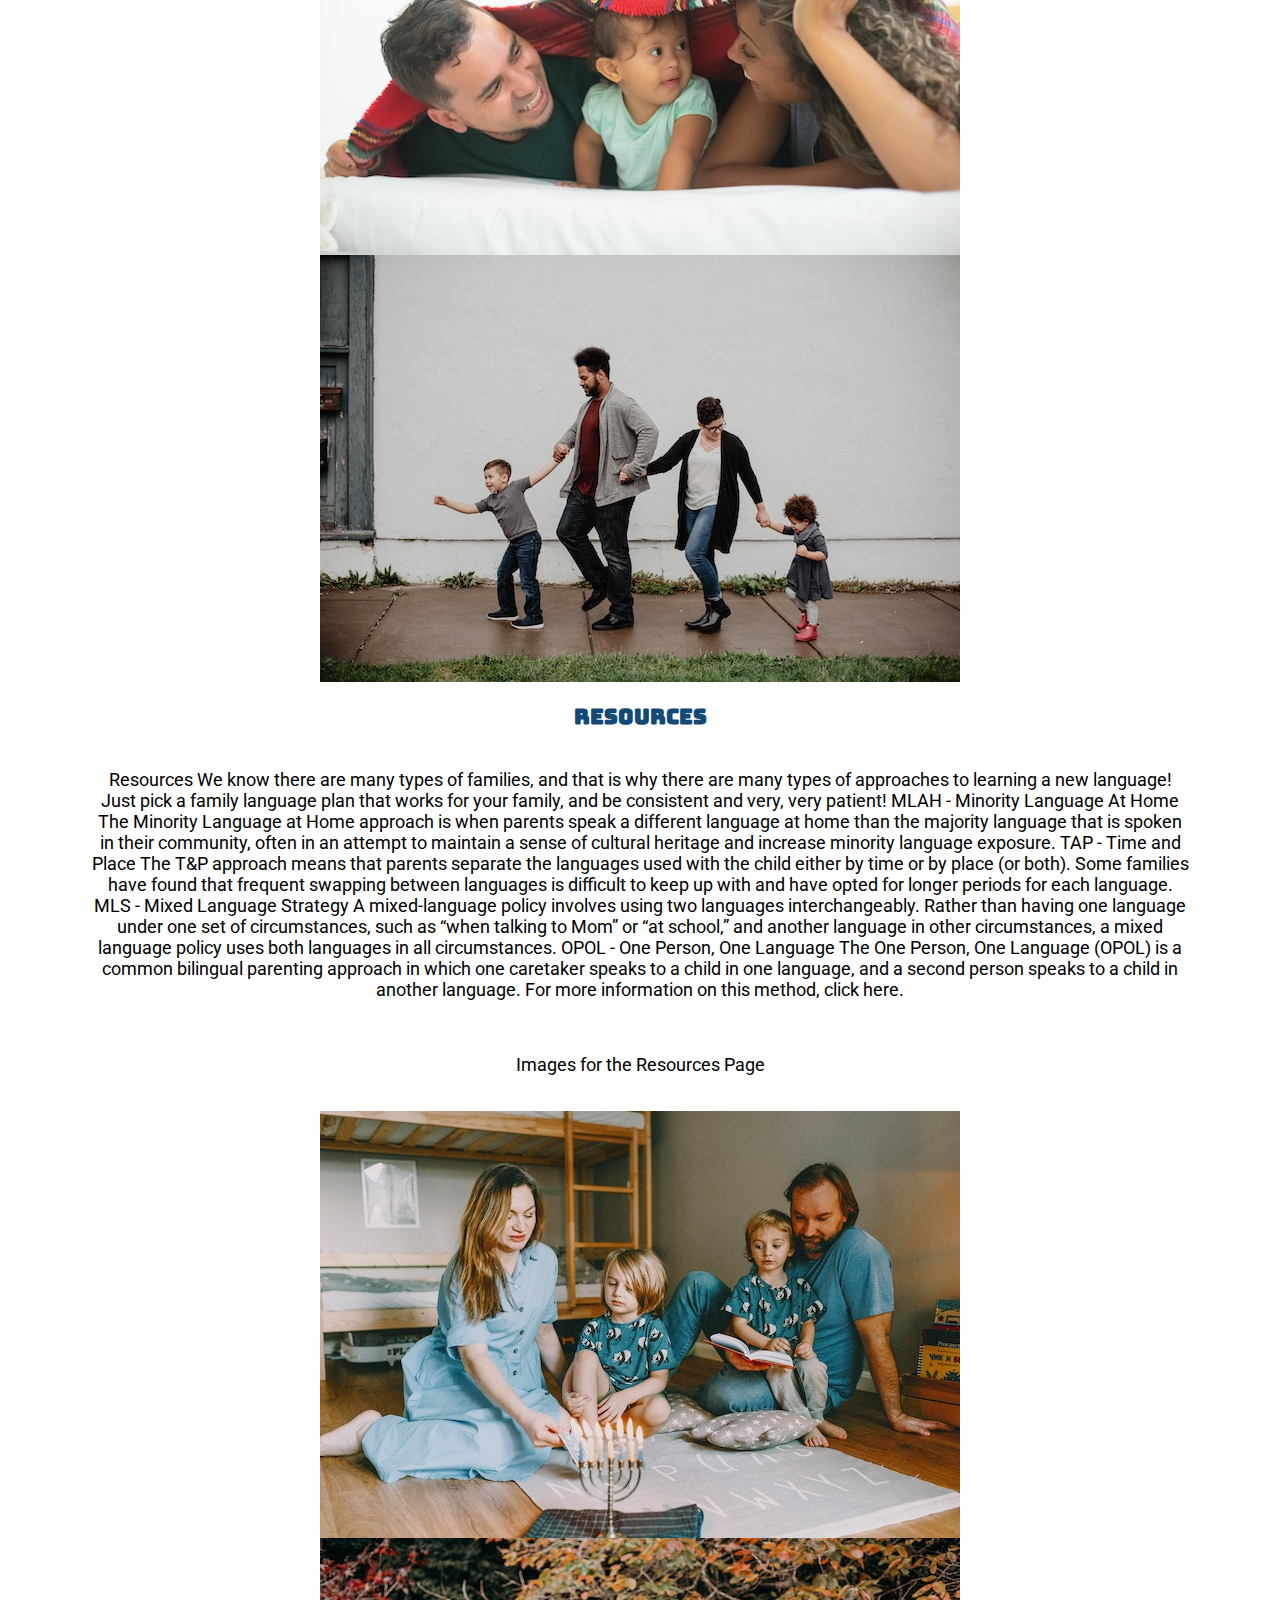
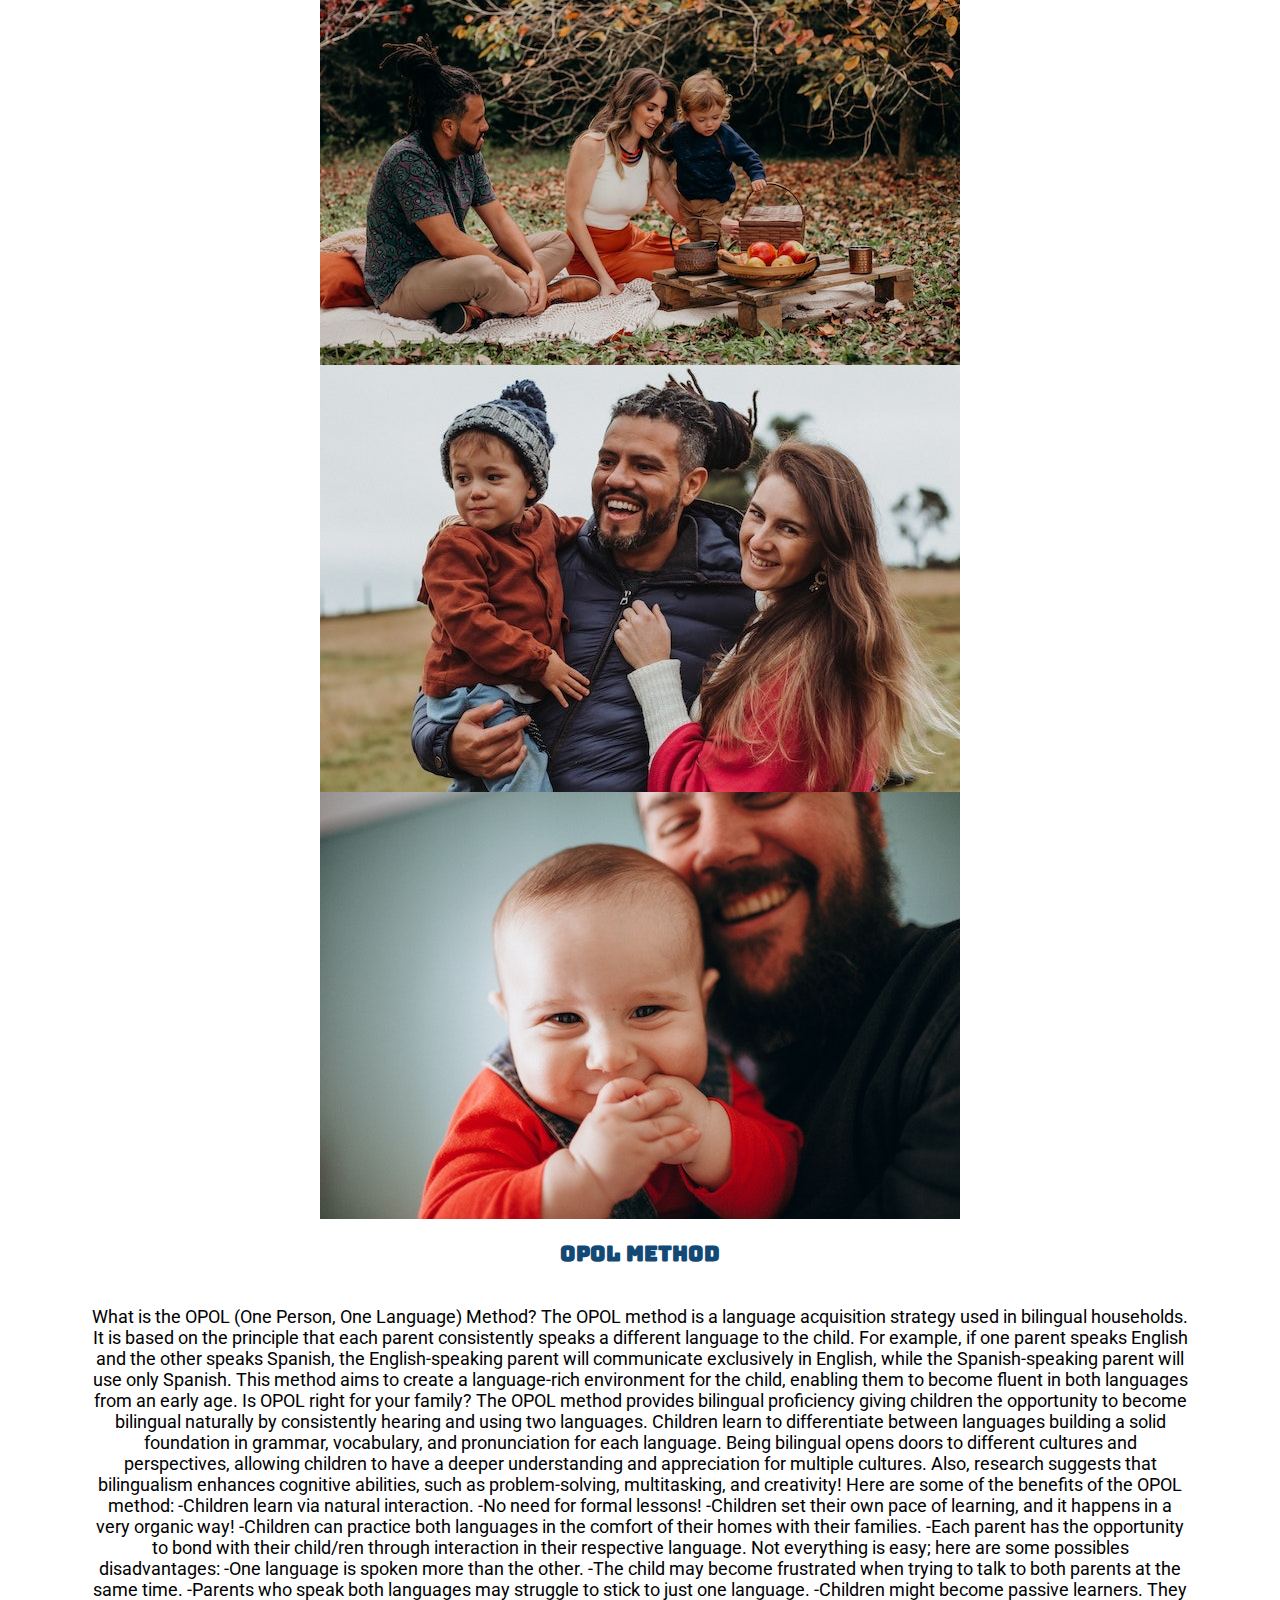
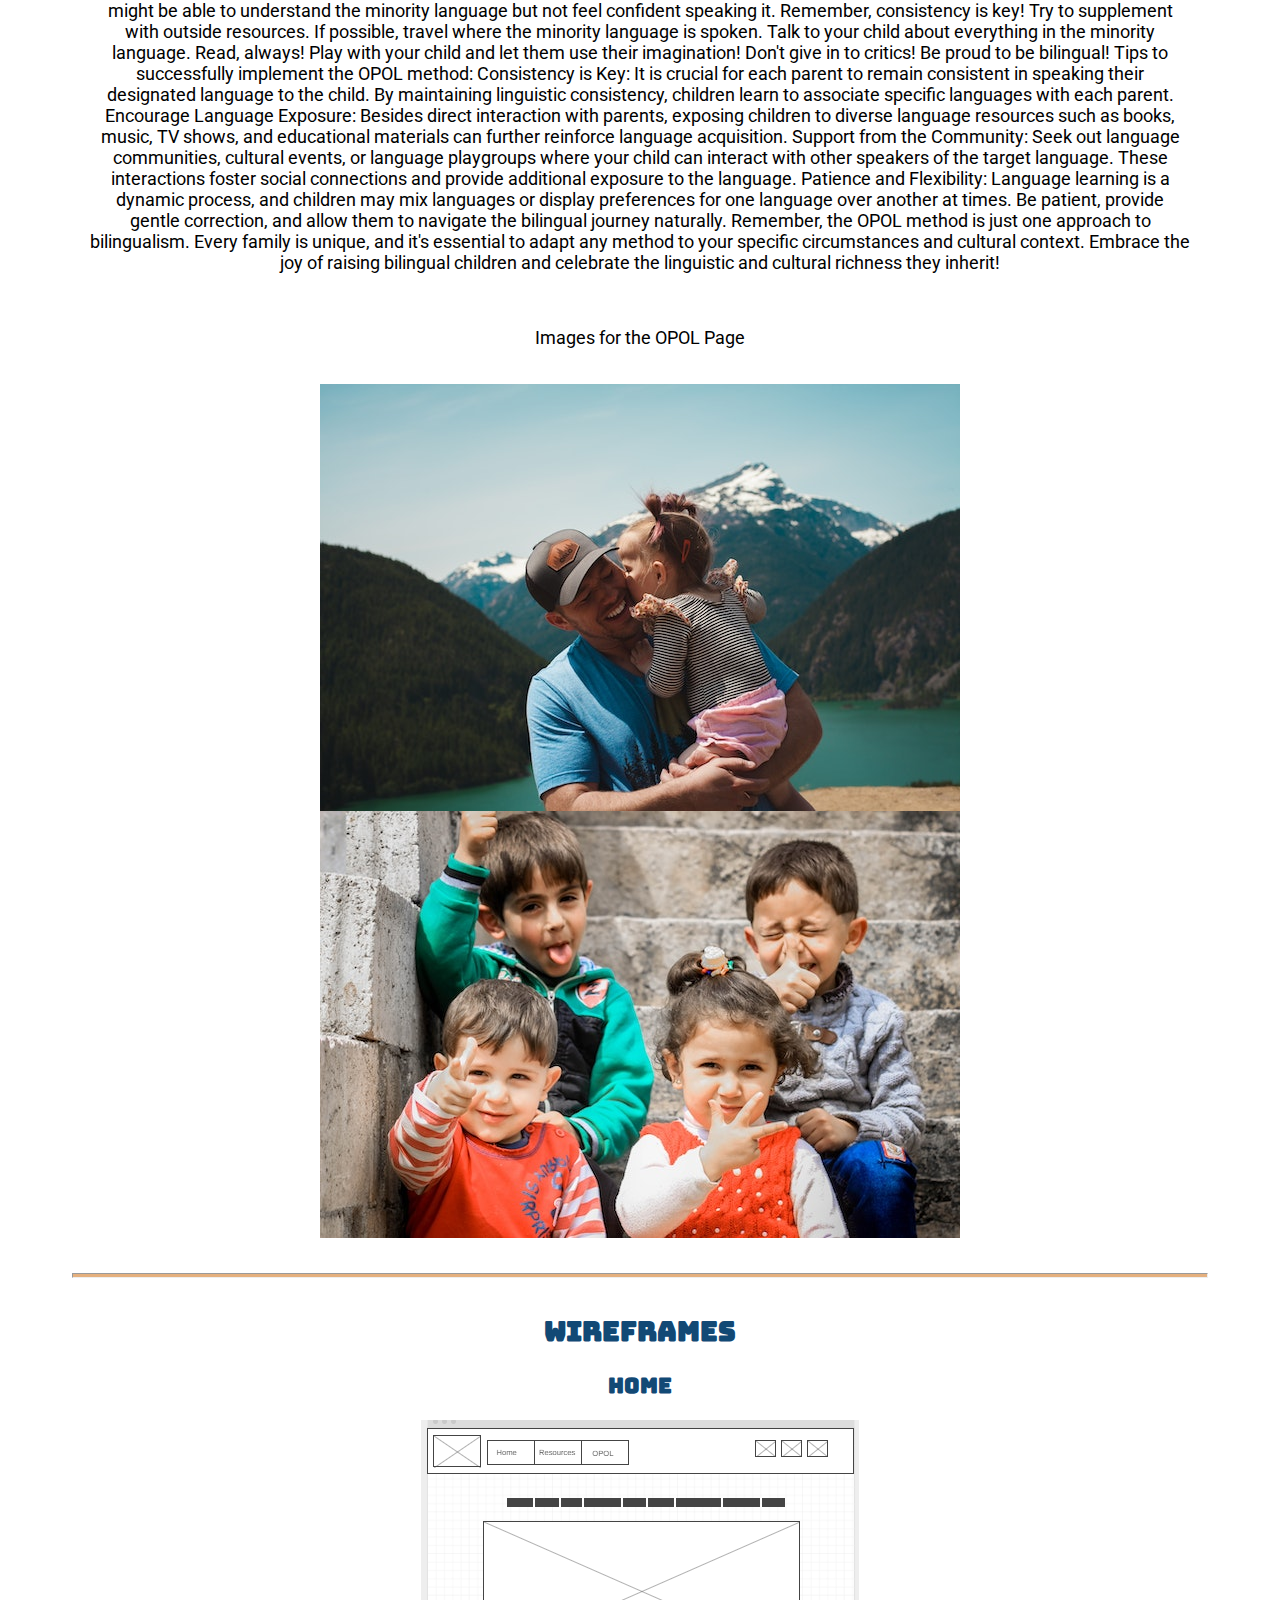
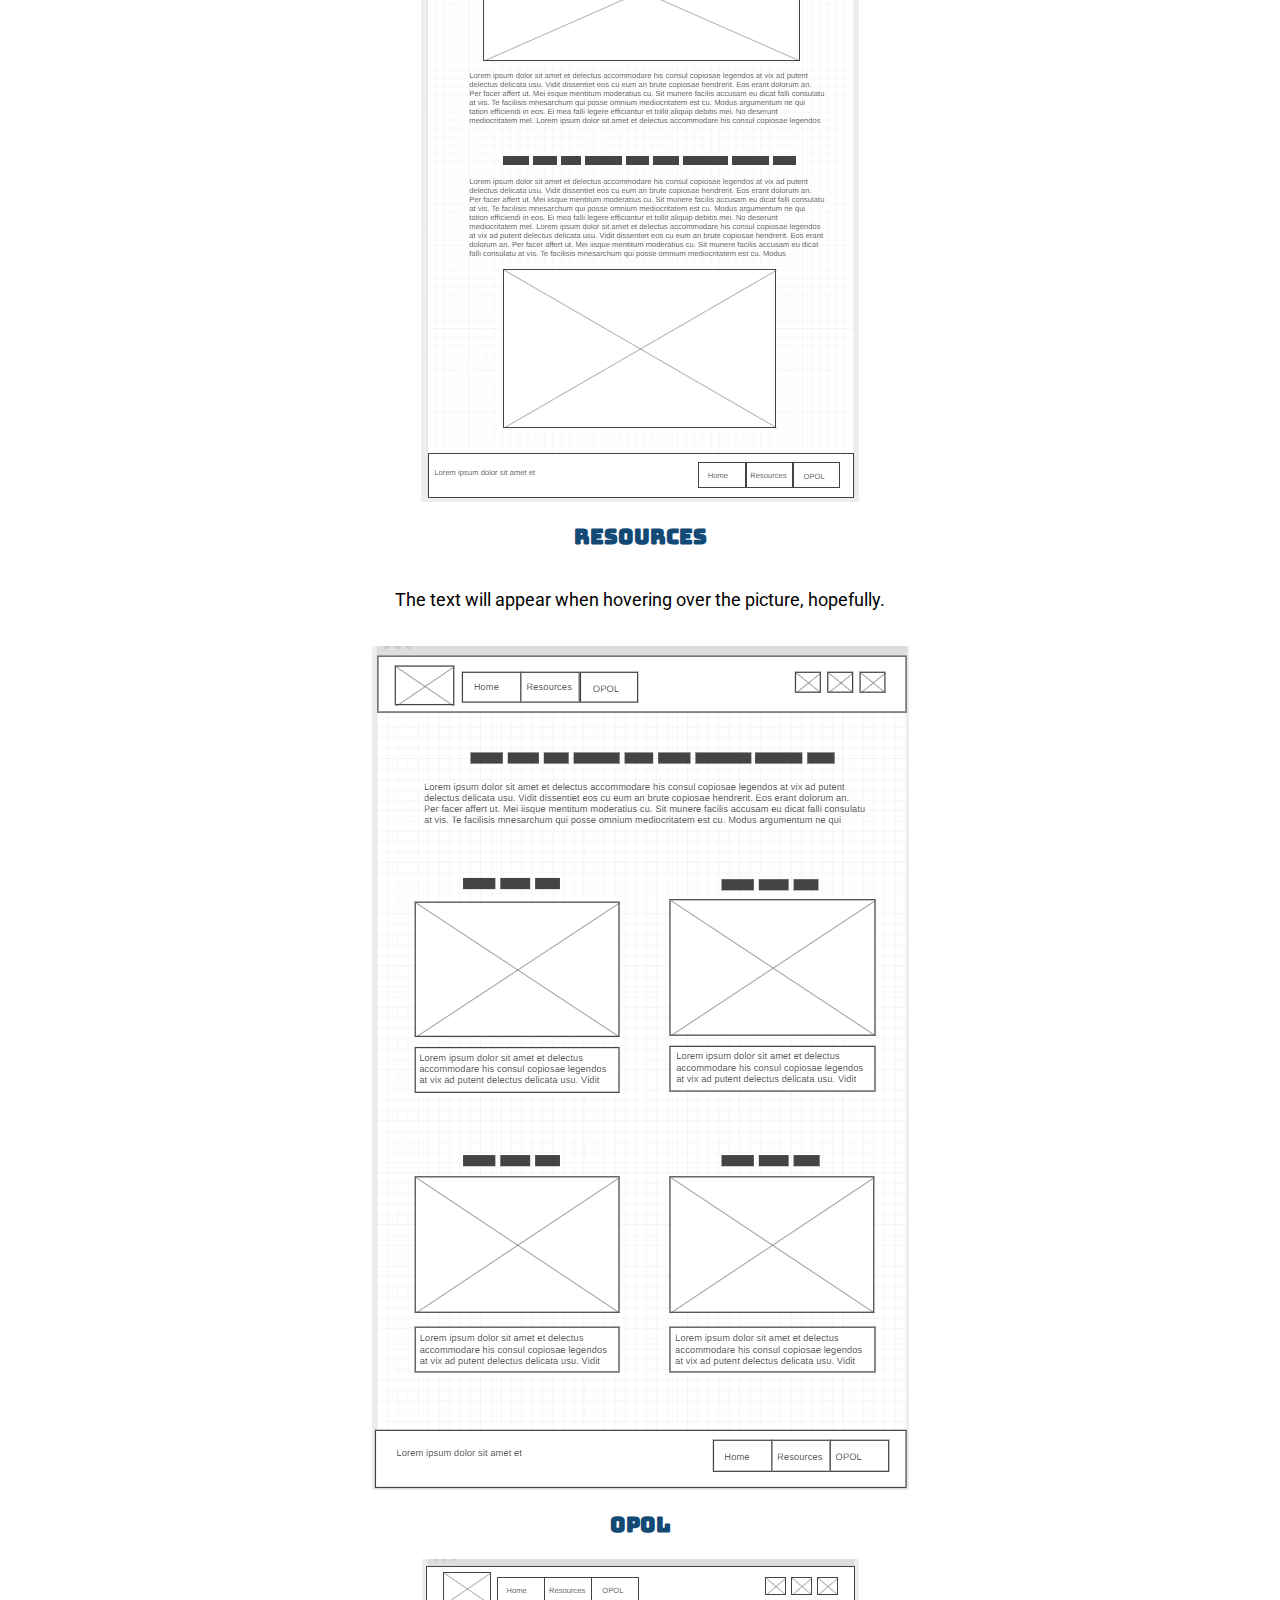
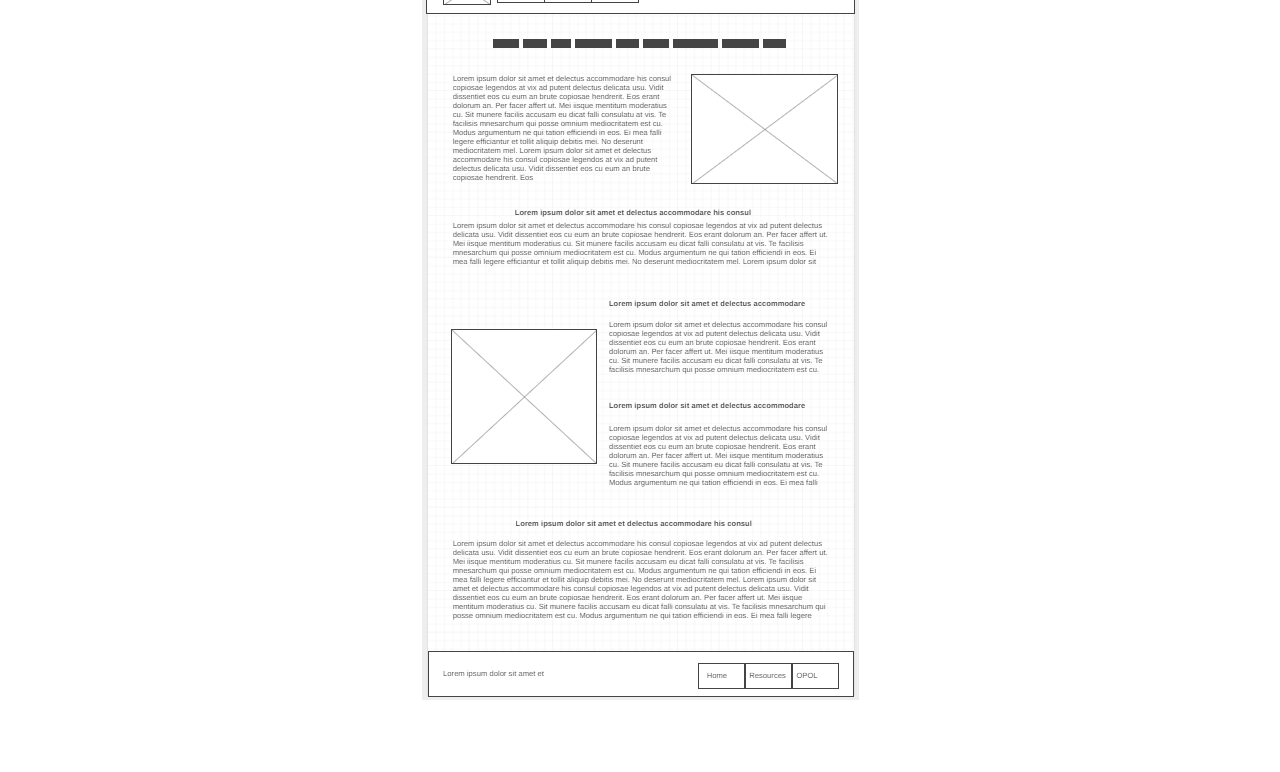
<file: opol/site-plan.html>
<!DOCTYPE html>
<html lang="en-us">
    
  <head>
    <meta charset="utf-8">
    <title>Site Plan</title>
    <link type="text/css" rel="stylesheet" href="styles/site-plan.css">
  </head>

  <body>
    <header>
      <h1>DualTalks Site Plan</h1>
      <h2>Samanta Del Moral</h2>
      <h2>WDD 130-A6</h2>
      <!-- In the header above, add the name of your site, your name and class number. For example if you are in section 3 you would put WDD 130.03 -->
    </header>
    <main>

      <!-- ------------------------Steps 2-3------------------------------ -->
      <hr>
      <h2>Overview</h2>
      <h3>Purpose</h3>
      <p>We aim to provide valuable information on bilingualism, promote its benefits and provide guidance on effectively implementing the OPOL (One Person, One Language) method. In addition, we want to empower parents, caretakers, and individuals who are passionate about adopting bilingualism as a valuable skill by offering resources and inspiration to embrace bilingualism and unlock the cognitive, cultural, and educational advantages it brings.
    </p>  <!-- change this -->


      <h3>Audience</h3>
      <p>We cater to people raising bilingual children, parents, educators, caretakers, and language enthusiasts who understand bilingualism offers unique cognitive, cultural, educational, and career advantages. In addition, we aim to help individuals and communities who recognize the value of having a second language and those who seek to understand, embrace and promote the benefits of multilingualism in today's global society.</p>  <!-- change this -->

      <hr>
      <h2>Branding</h2>
      <h3>Website Logo</h3>
      <!-- Replace this with some sort of logo for your site.  A logo can be as simple as the name of your site in a nice font :) -->
      <img src="images/dualtalks jpg.jpg"  alt="DualTalks">
      <hr>
      <h2>
        Style Guide
      </h2>

      <!-- ------------------------Steps 4-8------------------------------ -->

      <h3>
        Color Palette
      </h3>
      <!--  The colors you choose for a website are one of the most important decisions you will make. Follow the instructions on the activity in iLearn then return and replace the color codes below with the hex color codes (the 6 digit numbers that show at the bottom of each color) for the colors you have chosen below.  You should have at least 2 colors but do not have to fill in all 4 if you do not need them.  -->

      <!-- Copy and paste the URL to your finished palette below Make sure to paste it into both spots -->
      Palette URL: <a href="https://coolors.co/cce0df-ffffff-e5b07e-8fe0b2" target="_blank">https://coolors.co/cce0df-ffffff-e5b07e-8fe0b2</a>


      <table class="colors">
        <tr><th>Primary</th><th>Secondary</th><th>Accent 1</th><th>Accent 2</th></tr>
        <!-- Replace the numbers in the boxes below with your hex color codes. Then switch to the site-plan.css file and change your colors there as well. -->
        <tr><td class="primary">[#FFFFFF]</td><td class="secondary">[#CCE0DF]</td><td class="accent1">[#E5B07E]</td><td class="accent2">[#8FE0B2]</td></tr>
      </table>

      <!-- ------------------------Step 9------------------------------ -->

      <h3>
        Typography
      </h3>
      <!-- Choose a font for your paragraphs (body copy) and headlines. What font(s) have you chosen? Why did you choose what you did?  Make sure to review the list of web safe fonts at W3Schools.org as a starting point.  Think also about which of your colors above you might use for background and font colors. -->

      <h4>
        Heading Font: Bungee  <!-- change this -->
      </h4>
      <h4>
        Paragraph Font: Roboto  <!-- change this -->
      </h4>
      <h3>
        Normal paragraph example
      </h3>
      <p>
        Lorem ipsum dolor sit amet, consectetur adipiscing elit, sed do eiusmod tempor incididunt ut labore et dolore magna aliqua. Ut enim ad minim veniam, quis nostrud exercitation ullamco laboris nisi ut aliquip ex ea commodo consequat. Duis aute irure dolor in reprehenderit in voluptate velit esse cillum dolore eu fugiat nulla pariatur. Excepteur sint occaecat cupidatat non proident, sunt in culpa qui officia deserunt mollit anim id est laborum.
      </p>
      <h3>
        Colored paragraph example
      </h3>
      <p class="colored">
        Lorem ipsum dolor sit amet, consectetur adipiscing elit, sed do eiusmod tempor incididunt ut labore et dolore magna aliqua. Ut enim ad minim veniam, quis nostrud exercitation ullamco laboris nisi ut aliquip ex ea commodo consequat. 
      </p>

      <!-- ------------------------Step 10------------------------------ -->

      <h3>
        Navigation
      </h3>
      <!-- Think about how you want your navigation bar to look. In the site-plan.css file change the colors to your colors to get the look you desire. --> 
      <nav>
        <a href="#">Home</a>
        <a href="#">Resources</a>
        <a href="#">OPOL Method</a>
      </nav>
      <hr>
      <h2>
        Site Map
      </h2>
      <div class="sitemap">
        <div class="sm-home">
          Home
        </div>
        <div class="sm-page2">
          Resources <!-- change this -->
        </div>
        <div class="sm-page3">
          OPOL Method <!-- change this -->
        </div>

        <div class="top">
          &nbsp;
        </div>
        <div class="left">
          &nbsp;
        </div>
        <div class="right">
          &nbsp;
        </div>

      </div>

      <!-- --------Content Section -------------- -->
      <hr>
      <h2>
        Content
      </h2>
      <h3>Home page</h3>
      <p>
        Raising Bilingual Children? We got you!
Teaching your kids another language is the best gift you can give them! We are the place you are looking for to help you with valuable resources and guidance on your and your child's bilingual journey! 

Why does Bilingualism matter?
Bilingualism offers a multitude of benefits that extend far beyond language skills alone. Research has shown that bilingual children enjoy cognitive advantages, such as enhanced problem-solving abilities, greater creativity, and improved mental flexibility. They also tend to have better academic performance and increased cultural sensitivity, enabling them to thrive in our increasingly interconnected world.

Every child has the potential to become bilingual, regardless of their background or circumstances. Our goal is to equip you with the knowledge, strategies, and resources necessary to nurture bilingualism effectively, making the process enjoyable and rewarding for both you and your children.


      </p>
      <p>Images for the Home page</p>
        <img src="images/famunderblanket.jpg" alt="family under blanket">
        <img src="images/family.jpg" alt="family">

      </ul>
      <h3>Resources</h3>
      <p>
        Resources
We know there are many types of families, and that is why there are many types of approaches to learning a new language! Just pick a family language plan that works for your family, and be consistent and very, very patient! 

MLAH - Minority Language At Home
The Minority Language at Home approach is when parents speak a different language at home than the majority language that is spoken in their community, often in an attempt to maintain a sense of cultural heritage and increase minority language exposure.

TAP - Time and Place
The T&P approach means that parents separate the languages used with the child either by time or by place (or both). Some families have found that frequent swapping between languages is difficult to keep up with and have opted for longer periods for each language.

MLS - Mixed Language Strategy
A mixed-language policy involves using two languages interchangeably. Rather than having one language under one set of circumstances, such as “when talking to Mom” or “at school,” and another language in other circumstances, a mixed language policy uses both languages in all circumstances.

OPOL - One Person, One Language
The One Person, One Language (OPOL) is a common bilingual parenting approach in which one caretaker speaks to a child in one language, and a second person speaks to a child in another language. For more information on this method, click here.

      </p>
      <p>Images for the Resources Page</p>
        <img src="images/familyathome.jpg" alt="family at home">
        <img src="images/familyatthepark.jpg" alt="family at the park">
        <img src="images/familia.jpg" alt="famlia">
        <img src="images/dadandbaby.jpg" alt="dad and baby">

      </ul>
      <h3>OPOL Method</h3>
      <p>
        What is the OPOL (One Person, One Language) Method?
The OPOL method is a language acquisition strategy used in bilingual households. It is based on the principle that each parent consistently speaks a different language to the child. For example, if one parent speaks English and the other speaks Spanish, the English-speaking parent will communicate exclusively in English, while the Spanish-speaking parent will use only Spanish. This method aims to create a language-rich environment for the child, enabling them to become fluent in both languages from an early age.

Is OPOL right for your family?
The OPOL method provides bilingual proficiency giving children the opportunity to become bilingual naturally by consistently hearing and using two languages.  Children learn to differentiate between languages building a solid foundation in grammar, vocabulary, and pronunciation for each language. Being bilingual opens doors to different cultures and perspectives, allowing children to have a deeper understanding and appreciation for multiple cultures. Also, research suggests that bilingualism enhances cognitive abilities, such as problem-solving, multitasking, and creativity!

Here are some of the benefits of the OPOL method:
-Children learn via natural interaction.
-No need for formal lessons!
-Children set their own pace of learning, and it happens in a very organic way!
-Children can practice both languages in the comfort of their homes with their families.
-Each parent has the opportunity to bond with their child/ren through interaction in their respective language.

Not everything is easy; here are some possibles disadvantages:
-One language is spoken more than the other.
-The child may become frustrated when trying to talk to both parents at the same time. 
-Parents who speak both languages may struggle to stick to just one language.
-Children might become passive learners. They might be able to understand the minority language but not feel confident speaking it.

Remember, consistency is key! Try to supplement with outside resources. If possible, travel where the minority language is spoken. Talk to your child about everything in the minority language. Read, always! Play with your child and let them use their imagination! Don't give in to critics! Be proud to be bilingual!

Tips to successfully implement the OPOL method:

Consistency is Key: It is crucial for each parent to remain consistent in speaking their designated language to the child. By maintaining linguistic consistency, children learn to associate specific languages with each parent.
Encourage Language Exposure: Besides direct interaction with parents, exposing children to diverse language resources such as books, music, TV shows, and educational materials can further reinforce language acquisition.

Support from the Community: Seek out language communities, cultural events, or language playgroups where your child can interact with other speakers of the target language. These interactions foster social connections and provide additional exposure to the language.

Patience and Flexibility: Language learning is a dynamic process, and children may mix languages or display preferences for one language over another at times. Be patient, provide gentle correction, and allow them to navigate the bilingual journey naturally.

Remember, the OPOL method is just one approach to bilingualism. Every family is unique, and it's essential to adapt any method to your specific circumstances and cultural context. Embrace the joy of raising bilingual children and celebrate the linguistic and cultural richness they inherit!

      </p>
      <p>Images for the OPOL Page</p>
        <img src="images/dadanddaughter.jpg" alt="dad and daughter">
        <img src="images/children.jpg" alt="-Children">

      </ul>
      <hr>
      <h2>
        Wireframes
      </h2>
      

      <h3>Home</h3>
    
      <img src="images/home-wireframe.png" alt="home page wireframe">

      <h3>Resources</h3>
      <p>         
        The text will appear when hovering over the picture, hopefully. 
      </p>
      <img src="images/resources-wireframe.png" alt="Resources page wireframe">

      <h3>OPOL</h3>
   
      <img src="images/opol-wireframe.png" alt="OPOL page wireframe">
    </main>
  </body>

</html>
</file>
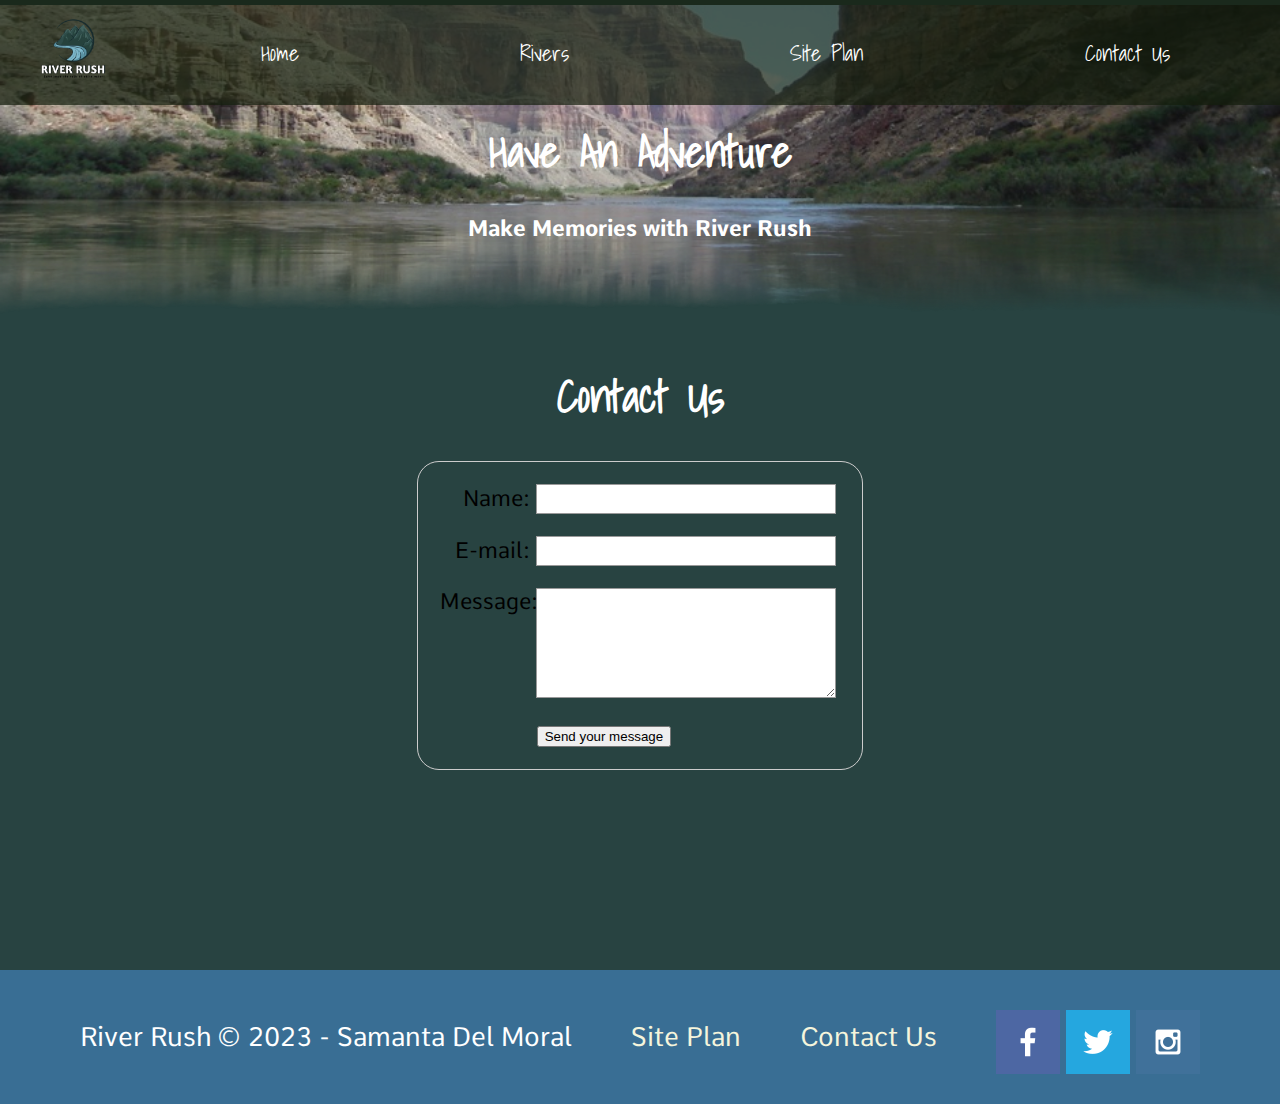
<file: wwr/contactus.html>
<!DOCTYPE html>
<html lang="en">
<head>
    <meta charset="UTF-8">
    <meta http-equiv="X-UA-Compatible" content="IE=edge">
    <meta name="viewport" content="width=device-width, initial-scale=1.0">
    <title>Whitewater Rafting | River Rush | Home</title>
    <link rel="stylesheet" href="styles/style.css">
</head>
<body>
    <div id="content">
        <header>
            <a id="logo_link" href="index.html">
                <img class="logo" src="images/riverrushlogopng.png" alt="River rush Logo">
            </a>
            <nav>
                <a href="index.html">Home</a>
                <a href="rivers.html">Rivers</a>
                <a href="site-plan-rafting.html">Site Plan</a>
                <a href="contactus.html">Contact Us</a>
            </nav>
                 
        </header>
        <div id="hero">
            <div id="hero-box">
                <img id="hero-img" src="images/river-wide.png" alt="Rivre wide">        
            </div>
            <section id="hero-msg">
                <h2 class="home-title">Have An Adventure</h2>
                <h4>Make Memories with River Rush</h4>
            </section>
        </div>

        <h1 class="rivers-title">Contact Us</h1>
  
        <main>

            <div id="feedback"></div>
            <head>
                <meta charset="utf-8" />
                <title>Contact Us form, styled</title>
                <style>
                    form {
                        margin: 0 auto;
                        width: 400px;
                        padding: 1em;
                        border: 1px solid #ccc;
                        border-radius: 1em;
                    }
        
                    ul {
                        list-style: none;
                        padding: 0;
                        margin: 0;
                    }
        
                    form li + li {
                        margin-top: 1em;
                    }
        
                    label {
                        display: inline-block;
                        width: 90px;
                        text-align: right;
                    }
        
                    input,
                    textarea {
                        font: 1em sans-serif;
                        width: 300px;
                        box-sizing: border-box;
                        border: 1px solid #999;
                    }
        
                    input:focus,
                    textarea:focus {
                        border-color: #000;
                    }
        
                    textarea {
                        vertical-align: top;
                        height: 5em;
                    }
        
                    .button {
                        padding-left: 90px;
                    }
        
                    button {
                        margin-left: 0.5em;
                    }
                </style>
            </head>
        
            <body>
                <form action="/my-handling-form-page" method="post">
                    <ul>
                        <li>
                            <label for="name">Name:</label>
                            <input type="text" id="name" name="user_name" />
                        </li>
                        <li>
                            <label for="mail">E-mail:</label>
                            <input type="email" id="mail" name="user_mail" />
                        </li>
                        <li>
                            <label for="msg">Message:</label>
                            <textarea id="msg" name="user_message"></textarea>
                        </li>
                        <li class="button">
                            <button type="submit">Send your message</button>
                        </li>
                    </ul>
                </form>
            </body>
            
        </main>

        <footer>
            <p>River Rush &copy; 2023 - Samanta Del Moral</p>
            <p><a href="site-plan-rafting.html">Site Plan</a></p>
            <p><a href="contactus.html">Contact Us</a></p>
            <div class="social">
                <a href="https://facebook.com" target="_blank">
                    <img src="images/facebook.png" alt="fb icon">
                </a>
                <a href="https://twitter.com" target="_blank">
                    <img src="images/twitter.png" alt="twitter icon">
                </a>
                <a href="https://instagram.com" target="_blank">
                    <img src="images/instagram.png" alt="instagram icon">
                </a>
            </div>
        </footer>
    </div>
    <script>
        // get the feedback div element so we can do something with it.
        const feedbackElement = document.getElementById('feedback');
        // get the form so we can read what was entered in it.
        const formElement = document.forms[0];
        // add a 'listener' to wait for a submission of our form. When that happens run the code below.
        formElement.addEventListener('submit', function(e) {
            // stop the form from doing the default action.
            e.preventDefault();
            // set the contents of our feedback element to a message letting the user know the form was submitted successfully. Notice that we pull the name that was entered in the form to personalize the message!
            feedbackElement.innerHTML = 'Hello '+ formElement.user_name.value +'! Thank you for your message. We will get back with you as soon as possible!';
            // make the feedback element visible.
            feedbackElement.style.display = "block";
            // add a class to move everything down so our message doesn't cover it.
            document.body.classList.toggle('moveDown');
        });
    </script>
    
</body>
</html>
</file>
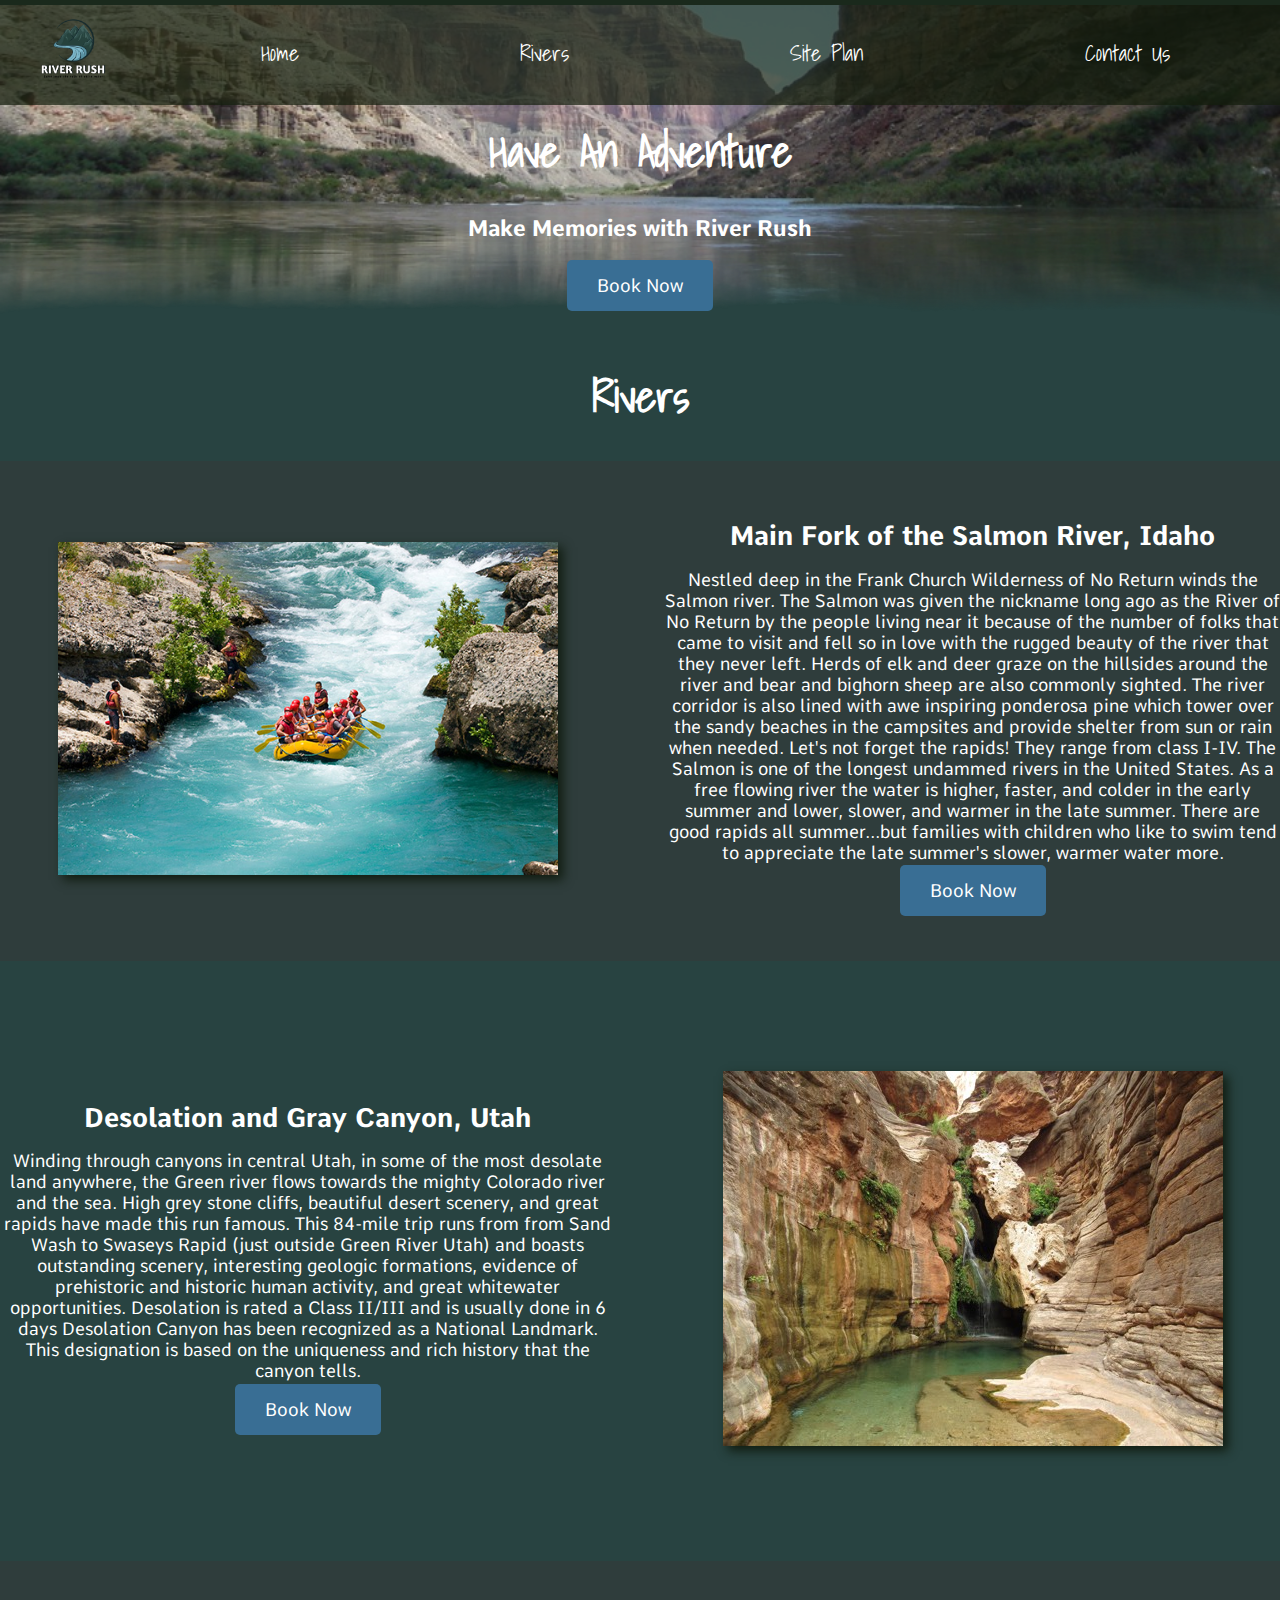
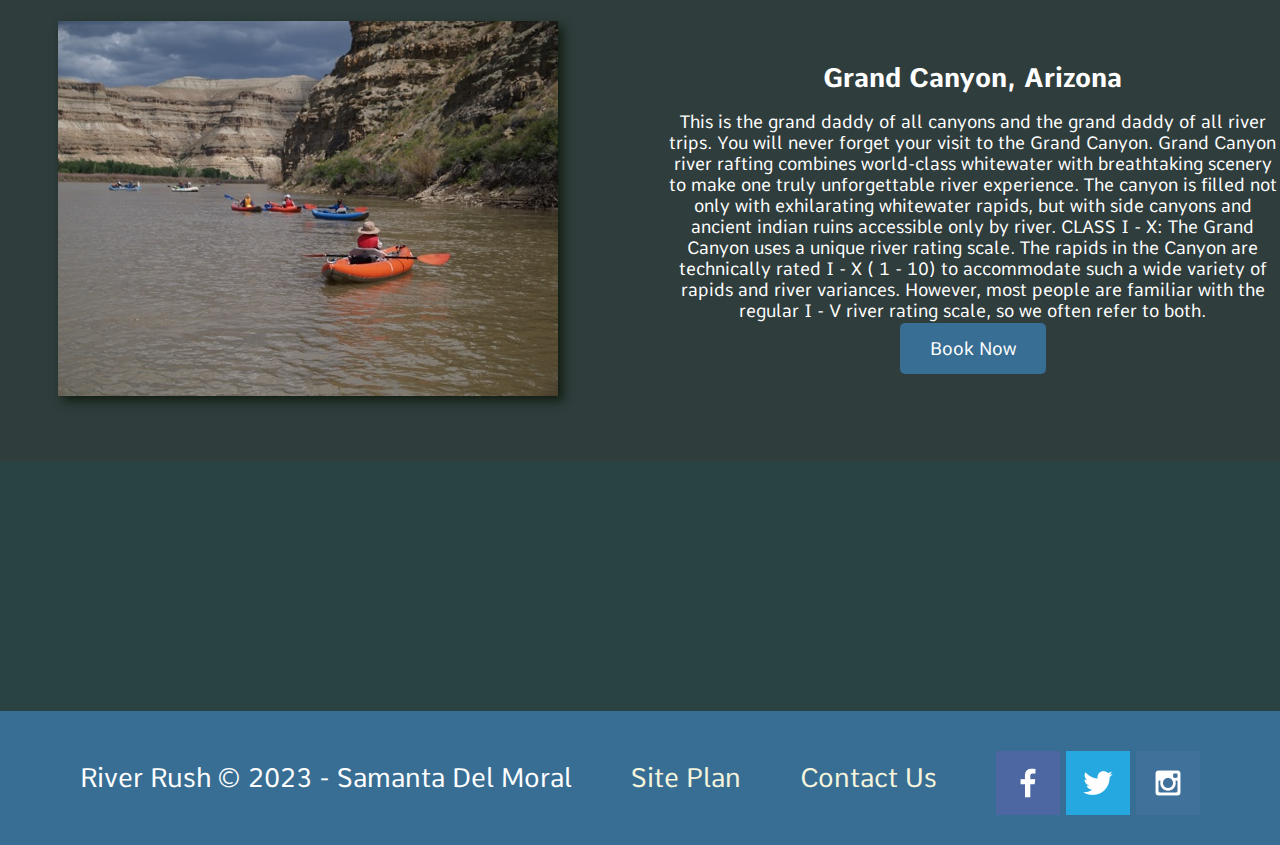
<file: wwr/rivers.html>
<!DOCTYPE html>
<html lang="en">
<head>
    <meta charset="UTF-8">
    <meta http-equiv="X-UA-Compatible" content="IE=edge">
    <meta name="viewport" content="width=device-width, initial-scale=1.0">
    <title>Whitewater Rafting | River Rush | Home</title>
    <link rel="stylesheet" href="styles/style.css">
</head>
<body>
    <div id="content">
        <header>
            <a id="logo_link" href="index.html">
                <img class="logo" src="images/riverrushlogopng.png" alt="River rush Logo">
            </a>
            <nav>
                <a href="index.html">Home</a>
                <a href="rivers.html">Rivers</a>
                <a href="site-plan-rafting.html">Site Plan</a>
                <a href="contactus.html">Contact Us</a>
            </nav>
                 
        </header>
        <div id="hero">
            <div id="hero-box">
                <img id="hero-img" src="images/river-wide.png" alt="Rivre wide">        
            </div>
            <section id="hero-msg">
                <h2 class="home-title">Have An Adventure</h2>
                <h4>Make Memories with River Rush</h4>
                <div class="button-box">
                    <a class="book" href="contactus.html">Book Now</a>
                </div>
            </section>
        </div>

        <h1 class="rivers-title">Rivers</h1>
  
        <main class="rivers-grid">
            <div id="backgroundrivers"></div>
            <div id="backgroundrivers2"></div>
            <div class="Idaho-pic">
                <img class="pic-img" src="images/idahoriver.jpg" alt="Idaho River">
            </div>
            <div class="Utah-pic">
                <img class="pic-img"  src="images/utahriver.jpg" alt="Utah River">
            </div>
            <div class="Arizona-pic">
                <img class="pic-img" src="images/arizonariver.jpg" alt="Arizona River">
            </div>
            <section class="Idaho-text">
                <h2>Main Fork of the Salmon River, Idaho</h2>
                <p>Nestled deep in the Frank Church Wilderness of No Return winds the Salmon river. The Salmon was given the nickname long ago as the River of No Return by the people living near it because of the number of folks that came to visit and fell so in love with the rugged beauty of the river that they never left.
                    Herds of elk and deer graze on the hillsides around the river and bear and bighorn sheep are also commonly sighted. The river corridor is also lined with awe inspiring ponderosa pine which tower over the sandy beaches in the campsites and provide shelter from sun or rain when needed.
                    Let's not forget the rapids! They range from class I-IV. The Salmon is one of the longest undammed rivers in the United States. As a free flowing river the water is higher, faster, and colder in the early summer and lower, slower, and warmer in the late summer. There are good rapids all summer...but families with children who like to swim tend to appreciate the late summer's slower, warmer water more.</p>
                    <div class="button-box">
                        <a class="book" href="contactus.html">Book Now</a>
                    </div>
            </section>
            <section class="Utah-text">
                <h2>Desolation and Gray Canyon, Utah</h2>
                <p>Winding through canyons in central Utah, in some of the most desolate land anywhere, the Green river flows towards the mighty Colorado river and the sea. High grey stone cliffs, beautiful desert scenery, and great rapids have made this run famous. This 84-mile trip runs from from Sand Wash to Swaseys Rapid (just outside Green River Utah) and boasts outstanding scenery, interesting geologic formations, evidence of prehistoric and historic human activity, and great whitewater opportunities.
                    Desolation is rated a Class II/III and is usually done in 6 days
                    Desolation Canyon has been recognized as a National Landmark.  This designation is based on the uniqueness and rich history that the canyon tells.</p>
                    <div class="button-box">
                        <a class="book" href="contactus.html">Book Now</a>
                    </div>
            </section>
            <section class="Arizona-text">
                <h2>Grand Canyon, Arizona</h2>
                <p>This is the grand daddy of all canyons and the grand daddy of all river trips. You will never forget your visit to the Grand Canyon.
                    Grand Canyon river rafting combines world-class whitewater with breathtaking scenery to make one truly unforgettable river experience. The canyon is filled not only with exhilarating whitewater rapids, but with side canyons and ancient indian ruins accessible only by river.
                    CLASS I - X: The Grand Canyon uses a unique river rating scale. The rapids in the Canyon are technically rated I - X ( 1 - 10) to accommodate such a wide variety of rapids and river variances. However, most people are familiar with the regular I - V river rating scale, so we often refer to both.</p>
                    <div class="button-box">
                        <a class="book" href="contactus.html">Book Now</a>
                    </div>
            </section>

            
        </main>

        <footer>
            <p>River Rush &copy; 2023 - Samanta Del Moral</p>
            <p><a href="site-plan-rafting.html">Site Plan</a></p>
            <p><a href="contactus.html">Contact Us</a></p>
            <div class="social">
                <a href="https://facebook.com" target="_blank">
                    <img src="images/facebook.png" alt="fb icon">
                </a>
                <a href="https://twitter.com" target="_blank">
                    <img src="images/twitter.png" alt="twitter icon">
                </a>
                <a href="https://instagram.com" target="_blank">
                    <img src="images/instagram.png" alt="instagram icon">
                </a>
            </div>
        </footer>
    </div>

    
</body>
</html>
</file>
<file: opol/styles/style.css>
@import url('https://fonts.googleapis.com/css2?family=Bungee&family=Roboto:wght@100&display=swap');

/* Home page */

header {
    font-family: "Bungee", "Roboto", "Arial";
    display: grid;
    grid-template-columns: 1fr 3fr 1fr;
    background-color: #bffeda;
}

div {
    max-width: 1600px;
}

#content {
    margin: 0 auto;
}

nav a {
    text-align: center;
    color: black;
    text-decoration: none;
    padding: 15px;
    font-size: 15px;
}

body {
    background-color: #ecf7f8;
    padding: 0;
    margin: 0;
}

nav a:hover{
    background-color: #fbb473;
    color: #055ffa;
}

footer {
    background-color: #8FE0B2;
    color: black;
    margin-top: 100px;
    display: flex;
    justify-content: space-around;
    align-items: center;
    font-size: 20px;
    
}

h1, h2 {
    font-family: "Bungee", "Roboto", "Arial";
    font-size: 30px;
    margin-top: 10px;
    text-align: center;
    color: #fb8d26;
}

title {
    grid-row: 1/2; 
}

.title2 {
    grid-row: 4/5;
    padding-top: 50px;
    
}

.msg p, .msg2 p {
    font-family: "Roboto", "Arial", "Calibri";
    font-size: 1.2em;
    background-color: #CCE0DF;
    padding-bottom: 15px;
    padding-top: 15px; 
    padding-left: 25px;
    padding-right: 25px;
    margin-left: 50px;
    margin-right: 50px;
    line-height: 1.8;
    letter-spacing: .5px;
}
.msg p {
    grid-row: 3/4;
}

.msg2 p{
    grid-row:5/6;
    
}

.logo {
    width: 150px;
}


.social img {
    float: right;
    padding-top: 50px;
    width: 40px;
    margin-right:20px;
}

nav {
    display: flex;
    justify-content:center;
    align-self: center;
}

.home-grid {
    display: grid;  
}

.home-photo{
    display: flex;
    justify-self: center;
    justify-content: center;
    grid-row: 2/3;
    box-shadow: 2px 2px 10px;
}

.home-photo2 {
    display: flex;
    grid-row:6/7;
    justify-self: center;
    justify-content: center;
    box-shadow: 2px 2px 10px;
}


/* Resources page */

.container {
    position: relative;
    width: 100%;
}
  
.image {
    width: 100%;
    height: auto;
}
  
.overlay {
    position: absolute;
    top: 0;
    bottom: 0;
    left: 0;
    right: 0;
    width: 100%;
    height: 100%;
    opacity: 0;
    transition: .5s ease;
    background-color: #008CBA;
    border-radius: 8px;
}
  
.container:hover .overlay {
    opacity: 1;
}
  
.text {
    color: white;
    font-size: 20px;
    position: absolute;
    top: 50%;
    left: 50%;
    -webkit-transform: translate(-50%, -50%);
    -ms-transform: translate(-50%, -50%);
    transform: translate(-50%, -50%);
    text-align: center;
}

img {
    border-radius: 8px;
}

.resources-grid {
    display: grid;
    grid-template-columns: 50px 1fr 50px 1fr 50px;
}

.resources-msg p {
    font-family: "Roboto", "Arial", "Calibri";
    font-size: 1.2em;
    background-color: #CCE0DF;
    padding-bottom: 15px;
    padding-top: 15px; 
    padding-left: 25px;
    padding-right: 25px;
    margin-left: 50px;
    margin-right: 50px;
    line-height: 1.8;
    letter-spacing: .5px;
}

.mlha {
    grid-column: 2/3;
    padding-top: 50px;
}

.tap {
    grid-column: 4/5;
    padding-top: 50px;
}

.mls {
    grid-column: 2/3;
    padding-top: 100px;
}

.opol {
    grid-column: 4/5;
    padding-top: 100px;
}

h5 {
    padding-left: 70px;
}

/*OPOL page*/

.opol-grid {
    display: grid;
    grid-template-columns: 1fr 10px 1fr;
    grid-template-rows: 500px 300px 400px 450px 1fr;
}

#backgroundopol {
    height: 428px;
    background-color: #CCE0DF;
    grid-column: 1/4;
    grid-row: 1/2;
}

.opol-photo {
    grid-column: 3/4;
    grid-row: 1/2;
    width:auto;
    margin-left: 100px;
    margin-right: 30px;
}

.opol-msg, .opol-msg2, .disadvantages, .tips {
    font-family: "Roboto", "Arial", "Calibri";
    font-size: 1.2em;
    line-height: 1.8;
    letter-spacing: .5px;
    padding-bottom: 5px;
    padding-top: 10px; 
    padding-left: 20px; 
    margin-left: 50px;
}

.opol-msg {
    grid-column: 1/2;
    grid-row: 1/2;
}

.opol-msg2 {
    grid-column: 1/4;
    padding-right: 30px;
}

.kids {
    grid-column: 1/2;
    grid-row: 3/5;   
    padding-left: 80px;
}

.benefits, .disadvantages {
    padding-left: 10px; 
    margin-left: 10px;
    padding-right: 30px;
}

.tips {
    grid-column: 1/4;
    padding-right: 30px;
}

.disadvantages{
    padding-top: 50px;
    grid-column: 1/4;
    grid-row: 4/5;
    padding-left: 20px; 
    margin-left: 50px;
}

.benefits {
    font-family: "Roboto", "Arial", "Calibri";
    font-size: 1.2em;
    line-height: 1.8;
    letter-spacing: .5px;
    padding-bottom: 5px; 
    grid-column:3/4;
}

.disadvantages h3, .benefits h3, .tips h3 {
    background-color: #CCE0DF;
}

.disadvantages h4, .tips h4 {
    color:white;
    background-color:#E5B07E;
    padding-left: 20px;
    padding-right: 5px;
}
</file>
<file: wwr/styles/style.css>
@import url('https://fonts.googleapis.com/css2?family=Comme&family=Shadows+Into+Light&display=swap');



div {
    max-width: 1600px;
}
#content {
    margin: 0 auto;
}
nav a {
    text-align: center;
    color: white;
    text-decoration: none;
    padding: 35px;
}
#hero-msg h1 {
    text-align: center;
}
#hero-msg h4 {
    text-align: center;
    color: white;
    
}
.button-box {
    text-align: center;
}
main section {
    text-align: center;
}

#background {
    height: 725px;
    background-color: #2f3d3c;
    grid-column: 1/11;
    grid-row: 4/9;
}
body {
    background-color: #284341;
    font-family: "Comme", "Helvetica", "sans-serif";
    font-size: 22px;
    padding: 0;
    margin: 0;
}
h2 {
    margin: 0;
}
header {
    background-color: rgba(20,30,13, .7);
    font-family: "Shadows Into Light", "Brush Script MT", cursive, "Arial";
    display: grid;
    grid-template-columns: 150px auto;
}
nav a:hover{
    background-color: #396E94;
    color: white;
    text-decoration: underline;
}
.book, .join {
    background-color: #396E94;
    color:white;
    text-decoration: none;
    font-size: 18px;
    padding: 15px 30px;
    margin-top: 50px;
    border-radius: 5px;

}
.book:hover, .join:hover {
    background-color: #284341;
    color: white;
    text-decoration: underline;
}
.msg {
    background-color: #396E94;
    line-height: 1.5em;
    padding: 35px;
    grid-column: 6/10;
    grid-row: 6/7;
    box-shadow: 5px 5px 10px #111d11;
}
footer {
    background-color: #396E94;
    color: white;
    padding: 25px 50px;
    margin-top: 200px;
    display: flex;
    justify-content: space-around;
    align-items: center;
}
.home-title {
    color: white;
    font-family: "Shadows Into Light", "Brush Script MT", cursive, "Arial";
    font-size: 2em;
    margin-top: 10px;
    text-align: center;
    
}
h4 {
    color:beige;
}    

.msg h2{ 
    color:beige;
    font-family: "Shadows Into Light", "Brush Script MT", cursive, "Arial"; 
}
.msg p {
    color:white;
    font-size: .8em;
    padding-bottom: 15px;
}
footer a {
    color:beige;
    text-decoration: none;
}
footer a:hover {
    color:beige;
    text-decoration: underline;
}
.icon {
    width: 80px;
    padding-top: 10px;
}
#hero-img {
    width: 100%;
}
.logo {
    width: 80px;
}
footer p {
    font-size: 1.2em;
}
footer p a:hover {
    text-decoration: underline;
}
#logo_link {
    padding-top: 5px;
    justify-self: center;
    align-self: center;
}
footer .social img {
    padding-top: 15px;
}
.rivers-card {
    margin: 200px 0;
    grid-column: 2/4;
    grid-row: 2/3;
}
.camping-card {
    margin: 200px 0;
    grid-column: 5/7;
    grid-row: 2/3;
}
.rapids-card {
    margin: 200px 0;
    grid-column: 8/10;
    grid-row: 2/3;
}
.card-img {
    border: 10px solid #111d11;
    transition: transform .5s;
    box-shadow: 5px 5px 10px #111d11;
}
.card-img:hover {
    opacity: .6;
    transform: scale(1.1);
}
main section img {
    box-sizing: border-box;
}

nav {
    display: flex;
    justify-content: space-around;
}
#hero {
    display: grid;
    grid-template-columns: 1fr 3fr 1fr;
    margin-top: -100px;
}
#hero-box {
    grid-column: 1/4;
    grid-row: 1/3;
    z-index: -1;
}
#hero-msg {
    grid-column: 2/3;
    grid-row: 1/2;
    margin-top: 100px;
}
.home-grid {
    display: grid;
    grid-template-columns: repeat(10, 1fr);
}
.card-img, .mountains {
    width: 100%;
}
.mountains {
    width: 100%;
    grid-column: 2/7;
    grid-row: 5/8;
    box-shadow: 5px 5px 10px #111d11;
}

/*Rivers Page*/


.rivers-title {
    text-align: center;
    color: white;
    font-family:  "Brush Script MT", cursive, "Shadows Into Light", "Arial";
    font-size: 2em;
    margin-top: 10px;

}

.rivers-grid {
    display: grid;
    grid-template-columns: 1fr 50px 1fr;
    grid-template-rows: 1fr 50px 1fr 50px 1fr 50px;
}


.Idaho-text {
    grid-column: 3/4;
    grid-row: 1/2;
    color:white;
    font-size: .8em;
    text-align: center;
    align-self: center;
}

.Utah-text {
    grid-column: 1/2;
    grid-row: 3/4;
    color:white;
    font-size: .8em;
    text-align: center;
    align-self: center;
}

.Arizona-text {
    grid-column: 3/4;
    grid-row: 5/6;
    color:white;
    font-size: .8em;
    text-align: center;
    align-self: center;
}
.pic-img {
    box-shadow: 5px 5px 10px #111d11;
    width:500px;
}

.Idaho-pic {   
    grid-column:1/2;
    grid-row:1/2 ; 
    justify-self: center;
    align-self: center;
}

.Utah-pic {
    grid-column:3/4;
    grid-row:3/4 ;
    justify-self: center;
    align-self: center;
}

.Arizona-pic {
    grid-column:1/2;
    grid-row:5/6 ;
    justify-self: center;
    align-self: center;
}

#backgroundrivers {
    height: 500px;
    background-color: #2f3d3c;
    grid-column: 1/7;
    grid-row: 1/2;
}

#backgroundrivers2 {
    height: 500px;
    background-color: #2f3d3c;
    grid-column: 1/7;
    grid-row: 5/6;
}


/*contact us page*/

#feedback {
    background-color: antiquewhite;
    position: absolute;
    top: 0;
    left: 0;
    right: 0;
    padding: .5em;
    /* make this element invisible until we are ready for it */
    display: none;      
}
.moveDown {
    margin-top: 3em;
} 





@media screen and (max-width: 900px) {
    #hero, .home-grid {
        display: block;
        height: auto;
    }
    nav, footer {
        flex-direction: column;
    }
    nav a {
        display: block;
        padding: 15px;
    }
    #hero {
        margin-top: 0;
    }
    #hero-msg {
        margin-top: 0;
    }
    #hero-msg h4 {
        display: none;
    }
    .home-title {
        font-size: 25px;
        color: #6f7364;
    }
    .rivers-card, .camping-card, .rapids-card { 
        margin: 50px auto;
        width: 60%;
    }
    #background {
        display: none;
    }
    .mountains, .msg {
        width: 80%;
        display: block;
        margin: 0 auto;
    }
    footer {
        margin-top: 25px;
    }
}
</file>
<file: positionstyles.css>
/* CSS - Name: "positionstyles.css" */
/* Activity 1 styles */
.content1 {
  /* This is the parent of the activity 1 boxes. */
  display: grid;
  grid-template-columns: 1fr 1fr;
  justify-items: center;
  gap: 20px;
}
.red1 { 
  width: 100%; 
  height: 100px; 
  background-color: red; 
  grid-column: 1/3;

} 
.green1 {
  width: 200px; 
  height: 200px; 
  background-color: green; 

} 
.yellow1 {
  width: 200px; 
  height: 200px; 
  background-color: gold; 
} 
.blue1 {
  width: 100%; 
  height: 100px; 
  background-color: blue; 
  grid-column: 1/3;
} 
/* Activity 2 styles */ 
.content2 {
  /* This is the parent of the activity 2 boxes. */
  display: grid;
  grid-template-columns: 50px 50px 50px 50px 50px;
}
.red2 {
  width: 100px; 
  height: 100px; 
  background-color: red; 

} 
.green2 { 
  width: 100px; 
  height: 100px; 
  background-color: green; 
  margin-top: 50px;
  
} 
.yellow2 {
  width: 100px; 
  height: 100px; 
  background-color: gold; 
  margin-top: 100px;
  
} 
.blue2 {
  width: 100px; 
  height: 100px; 
  background-color: blue; 
  margin-top: 150px;
} 
/* Activity 3 styles */ 
.content3 {
  /* This is the parent of the activity 3 boxes. */
  display: grid;
  grid-template-columns: 1fr 1fr;
  grid-column-gap: 60px;
  
  
}
.red3 {
  width: 100%; 
  height: 100px; 
  background-color: red;
  grid-column: 1/3;
} 
.green3 {
  width: 100%; 
  height: 200px; 
  background-color: green;

} 
.yellow3 {
  width: 100%; 
  height: 200px; 
  background-color: gold; 

} 
.blue3 {
  width: 100%;
  height: 100px; 
  background-color: blue; 
  grid-column: 1/3;
} 
/* Activity 4 styles */ 
.content4 {
  /* This is the parent of the activity 4 boxes. */
  display:grid;
  grid-template-columns: 1fr 1fr;
  height: 400px;

}
.red4 {
  width: 100%; 
  height: 100%; 
  background-color: red; 
  grid-row:1/4;
} 
.green4 {
  width: 100%; 
  height: 100%; 
  background-color: green; 
  
} 
.yellow4 {
  width: 100%; 
  height: 100%; 
  background-color: gold; 
  
} 
.blue4 {
  width: 100%;
  height: 100%; 
  background-color: blue; 
  
} 
/* Activity 5 styles */ 
.content5 {
  /* This is the parent of the activity 5 boxes. */
  height: 400px;
  
}
.red5 { 
  width: 100%; 
  height: 100px; 
  background-color: red; 

  
} 
.yellow5 {
  width: 100%; 
  height: 275px; 
  background-color: gold; 
  
  
} 
.green5 { 
  width: 200px; 
  height: 200px; 
  background-color: green;
  float: left;
  
  
} 
.blue5 {
  width: 100%; 
  height: 100px; 
  background-color: blue; 

} 
/* Activity 6 styles */ 
.content6 {
  /* This is the parent of the activity 6 boxes. */
  display:grid;
  grid-template-columns: 100px 100px 100px 100px 100px 100px;
  grid-template-rows: 100px 100px 100px 100px 100px 100px;
}
.red6 {
  width: 400px; 
  height: 200px; 
  background-color: red; 

} 
.green6 {
  width: 200px; 
  height: 200px; 
  background-color: green; 
  grid-column:1/3;
  grid-row:5/7;
  z-index: 3;
} 
.yellow6 {
  width: 200px; 
  height: 400px; 
  background-color: gold; 
  grid-column: 5/7;
  grid-row: 3/7;
  z-index:4;

} 
.blue6 {
  width: 400px; 
  height: 400px; 
  background-color: blue; 
  grid-column: 2/6;
  grid-row:2/6;

} 


/* Do not make any changes below here */
.activity {
  width: 70%; 
  margin: 20px auto; 
  font-family: Arial, sans-serif; 
  border: 1px solid black; 
  padding: 10px; 
  clear:both; 
  overflow: auto;
} 

.hint {
  border: 1px solid grey;
  background: #e0e0e0;
  padding: .5em;
  position: relative;
  margin: 1em 0;
}
.hint h3 {
  margin: 0;
}
.hint:hover {
  background: #d0d0d0;
}
.hint > div {
  display: none;
}

.hint input[type=checkbox] {
  position: absolute;
  width: 100%;
  height: 100%;
  opacity: 0;
  z-index: 1;
  cursor: pointer;
}

.hint input[type=checkbox]:checked ~ div {
  display: block;
}

.hint i {
  position: absolute;
  transform: translate(-6px, 0);
  margin-top: 16px;
  right: 10px;
  top: -3px;
}
.hint i:before, .hint i:after {
  content: "";
  position: absolute;
  background-color: black;
  width: 3px;
  height: 9px;
}
.hint i:before {
  transform: translate(2px, 0) rotate(45deg);
}
.hint i:after {
  transform: translate(-2px, 0) rotate(-45deg);
}

.hint input[type=checkbox]:checked ~ i:before {
  transform: translate(-2px, 0) rotate(45deg);
}
.hint input[type=checkbox]:checked ~ i:after {
  transform: translate(2px, 0) rotate(-45deg);
}
.hint a {
  position: relative;
  z-index: 1;
}
</file>
<file: opol/styles/site-plan.css>
/* if you are using any Google fonts change the font names below to your fonts. 
Any spaces in your font name should be replaced with a +. 
Fonts are separated by a | */
@import url('https://fonts.googleapis.com/css2?family=Bungee&family=Roboto:wght@100&display=swap');

:root {
  /* change the values below to your colors from your palette */
  --primary-color: #FFFFFF;
  --secondary-color: #CCE0DF;
  --accent1-color: #E5B07E;
  --accent2-color: #8FE0B2;

  /* change the values below to your chosen font(s) */
  --heading-font: "Bungee", cursive;
  --paragraph-font: "Roboto", cursive, Arial, sans-serif, Verdana, sans-serif;

  /* these colors below should be chosen from among your palette colors above */
  --headline-color-on-white: #124975;  /* headlines on a white background */ 
  --headline-color-on-color: white; /* headlines on a colored background */ 
  --paragraph-color-on-white: #000000; /* paragraph text on a white background */ 
  --paragraph-color-on-color: #000000; /* paragraph text on a colored background */ 
  --paragraph-background-color: #CCE0DF ;
  --nav-link-color: #000000;
  --nav-background-color: #8FE0B2;
  --nav-hover-link-color: white;
  --nav-hover-background-color: #E5B07E;
}


/*  Look around below...but DON'T CHANGE ANYTHING! */

body {
  max-width: 1200px;
  margin: 0 auto;
  padding: 4em;
  font-size: 18px;
  text-align: center;
}
img {
  display: block;
  margin: 0 auto;
}
h1, h2, h3, h4, h5, h6 {
  font-family: var(--heading-font);
  color: var(--headline-color-on-white);
}
h2 {
  text-align: center;
}
hr {
  height: 3px;
  margin: 35px 0;
  background: var(--accent1-color);
}
header {
  padding: 1em;
  text-align: center;
  color: var(--headline-color-on-color);
  background-color: var(--paragraph-background-color);
}
header > h1, header > h2 {
  color: var(--headline-color-on-color);
}

p {
  font-family: var(--paragraph-font);
  color: var(--paragraph-color-on-white);
  padding: 1em;
}
.colors {
  width: 100%;
  min-width: 350px;
  margin: 30px auto;
  text-align: center;
}
.colors th {
  background-color: #999;
}
.colors td{
  width: 25%;
  height: 3em;
}

.primary {
  background-color: var(--primary-color);
}
.secondary {
  background-color: var(--secondary-color);
}
.accent1 {
  background-color: var(--accent1-color);
}
.accent2{
  background-color: var(--accent2-color);
}

p.colored {
  background-color: var(--paragraph-background-color);
  color: var(--paragraph-color-on-color);
}

nav {
  background-color: var(--nav-background-color);
  line-height: 3em;
  text-align: center;
  font-size: 1.2em;
}
nav  {
  list-style-type: none;
  display: flex;

}
nav a {
  padding:1em;
  min-width: 120px;
  text-decoration: none;
  padding: 10px;

}
nav a:link, nav a:visited {
  color: var(--nav-link-color);
}
nav a:hover {
  color: var(--nav-hover-link-color);
  background-color: var(--nav-hover-background-color);
}

.sitemap {
  display: grid;
  justify-content: center;

  grid-template-columns: repeat(6, 15%);
  grid-template-rows: 3em 1.5em 1.5em 3em;
  grid-template-areas: ". . home home . ."
    ". . . top . ."
    ". left left right right ."
    "page2 page2 . . page3 page3";
}
.sitemap > div {

  text-align: center;

}
.sm-home {
  grid-area: home;
  background-color: #ccc;
  line-height: 3em;
}
.sm-page2 {
  grid-area: page2;
  background-color: #ccc;
  line-height: 3em;
}
.sm-page3 {
  grid-area: page3;
  background-color: #ccc;
  line-height: 3em;
}

.top {
  grid-area: top;
  border-left: 1px solid;
}

.left {
  grid-area: left;
  border-top: 1px solid;
  border-left: 1px solid;
}

.right {
  grid-area: right;
  border-top: 1px solid;
  border-right: 1px solid;
}
</file>
